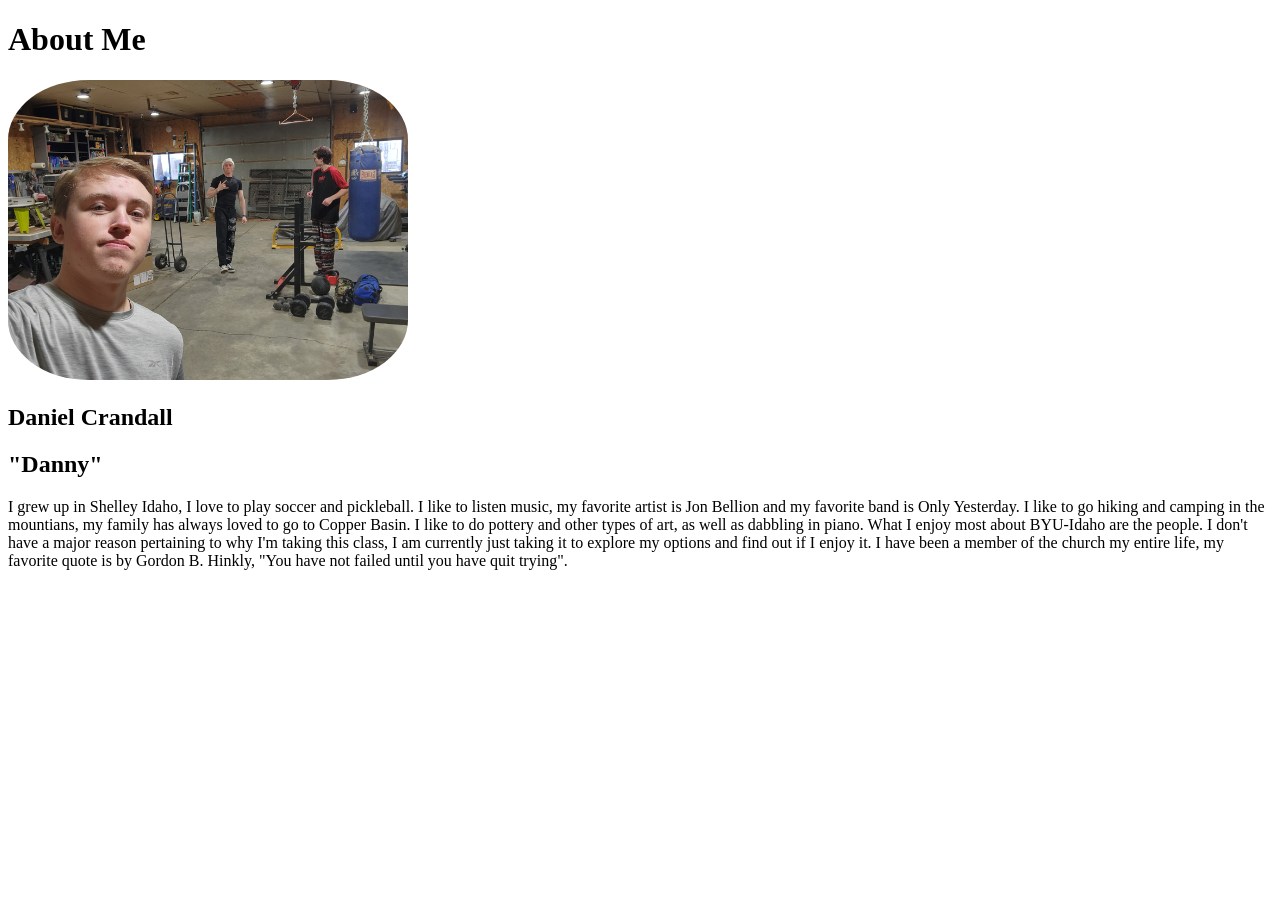
<file: aboutme/index.html>
<!DOCTYPE html>
<html lang="en">
<head>
  <meta charset="UTF-8">
  <meta http-equiv="X-UA-Compatible" content="IE=edge">
  <meta name="viewport" content="width=device-width, initial-scale=1.0">
  <title>All About Me</title>
</head>
<body>
  <h1>About Me</h1>
  <img alt="Working out with the bros" src="images/20251230_104035.jpg">
  <h2>Daniel Crandall</h2>
  <h2>"Danny"</h2>
  <p>I grew up in Shelley Idaho, I love to play soccer and pickleball. I like to listen music, my favorite artist is Jon Bellion and my favorite band is Only Yesterday. I like to go hiking and camping in the mountians, my family has always loved to go to Copper Basin. I like to do pottery and other types of art, as well as dabbling in piano. What I enjoy most about BYU-Idaho are the people. I don't have a major reason pertaining to why I'm taking this class, I am currently just taking it to explore my options and find out if I enjoy it. I have been a member of the church my entire life, my favorite quote is by Gordon B. Hinkly, "You have not failed until you have quit trying".</p>
  <style>
img{
width:400px;
border-radius: 20%;
}
</style>
</body>
</html>
</file>
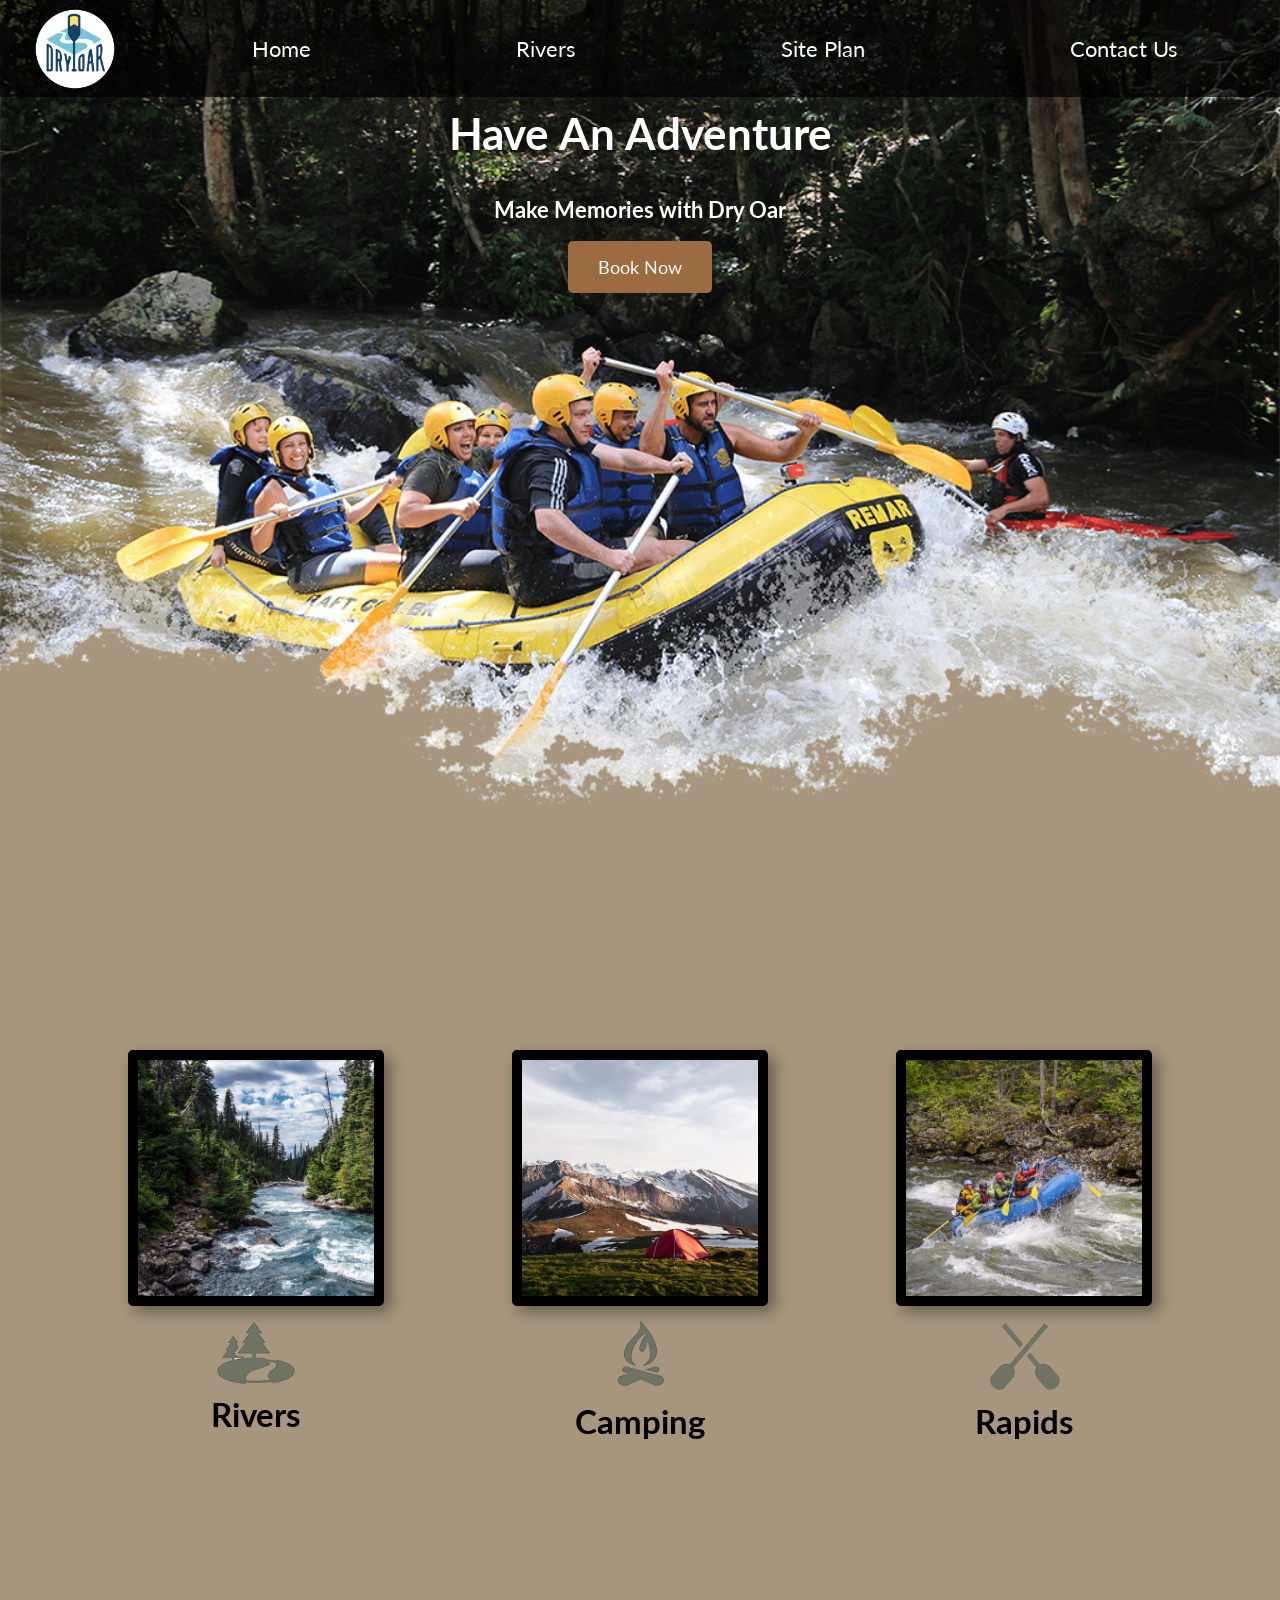
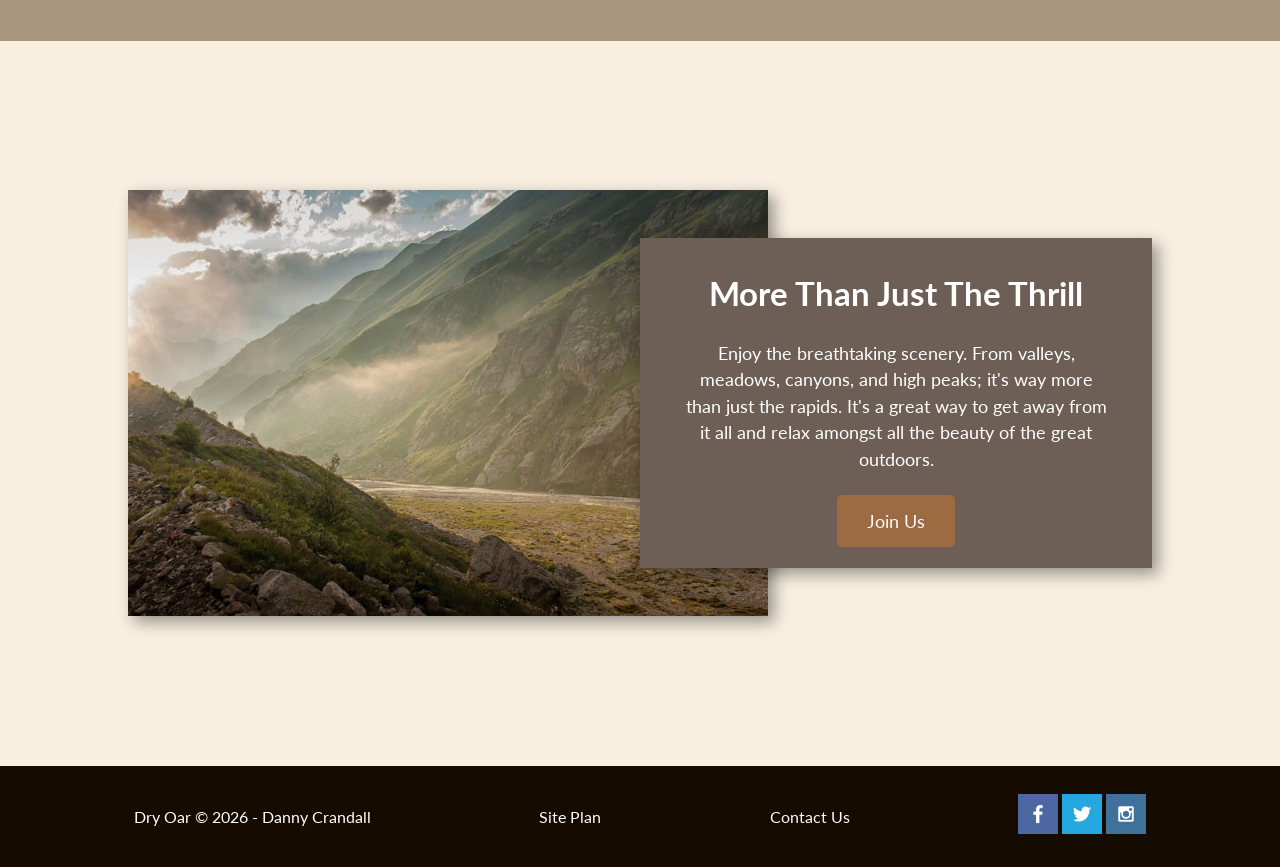
<file: wwr/index.html>
<!DOCTYPE html>
<html lang="en">
<head>
    <meta charset="UTF-8">
    <meta name="viewport" content="width=device-width, initial-scale=1.0">
    <title>Dry Oar | White Water Rafting</title>
    <link rel="stylesheet" href="styles/style.css">
</head>
<body>
    <header>
        <a id="logo_link" href="index.html">
            <img class="logo" src="images/logo.png" alt="Dry Oar Logo"/>
        </a>
        <nav>
            <a href="index.html">Home</a>
            <a href="rivers.html">Rivers</a>
            <a href="site-plan-rafting.html">Site Plan</a>
            <a href="contactus.html">Contact Us</a>
        </nav>
    </header>

    <div id="hero">
        <div id="hero-box">
            <img id="hero-img" src="images/hero.png" alt="People enjoying white water rafting">
        </div>

        <section id="hero-msg">
            <h1 class="home-title">Have An Adventure</h1>
            <h4>Make Memories with Dry Oar</h4>
            <div class="button-box">
                <a class="book" href="contactus.html">Book Now</a>
            </div>
        </section>
    </div>
<main class="home-grid">
      <section class="rivers-card">
        <img class="card-img" src="images/rivers.png" alt="river in forest" />
        <img class="icon" src="images/river_icon.png" alt="river icon" />
        <h2>Rivers</h2>
      </section>

      <section class="camping-card">
        <img class="card-img" src="images/camping.png" alt="tent in mountains" />
        <img class="icon" src="images/fire_icon.png" alt="fire icon" />
        <h2>Camping</h2>
      </section>
      
      <section class="rapids-card">
        <img class="card-img" src="images/rapids.png" alt="rafting boat" />
        <img class="icon" src="images/oars.png" alt="oars icon" />
        <h2>Rapids</h2>
      </section>
      <div id="background"></div> 
      <img class="mountains" src="images/mountains.png" alt="Misty mountains" />

      <section class="msg">
        <h2>More Than Just The Thrill</h2>
        <p>
          Enjoy the breathtaking scenery. From valleys, meadows, canyons, and high
          peaks; it's way more than just the rapids. It's a great way to get away
          from it all and relax amongst all the beauty of the great outdoors.
        </p>
        <a class="join" href="rivers.html">Join Us</a>
      </section>
    </main>

    <footer>
      <p>Dry Oar &copy; 2026 - Danny Crandall</p>
      <p><a href="site-plan-rafting.html">Site Plan</a></p>
      <p><a href="contactus.html">Contact Us</a></p>

      <div class="social">
        <a href="https://facebook.com">
          <img src="images/facebook.png" alt="fb icon" />
        </a>
        <a href="https://twitter.com">
          <img src="images/twitter.png" alt="twitter icon" />
        </a>
        <a href="https://instagram.com">
          <img src="images/instagram.png" alt="instagram icon" />
        </a>
      </div>
    </footer>

        <div id="content">

      </div>



</body>
</html>
</file>
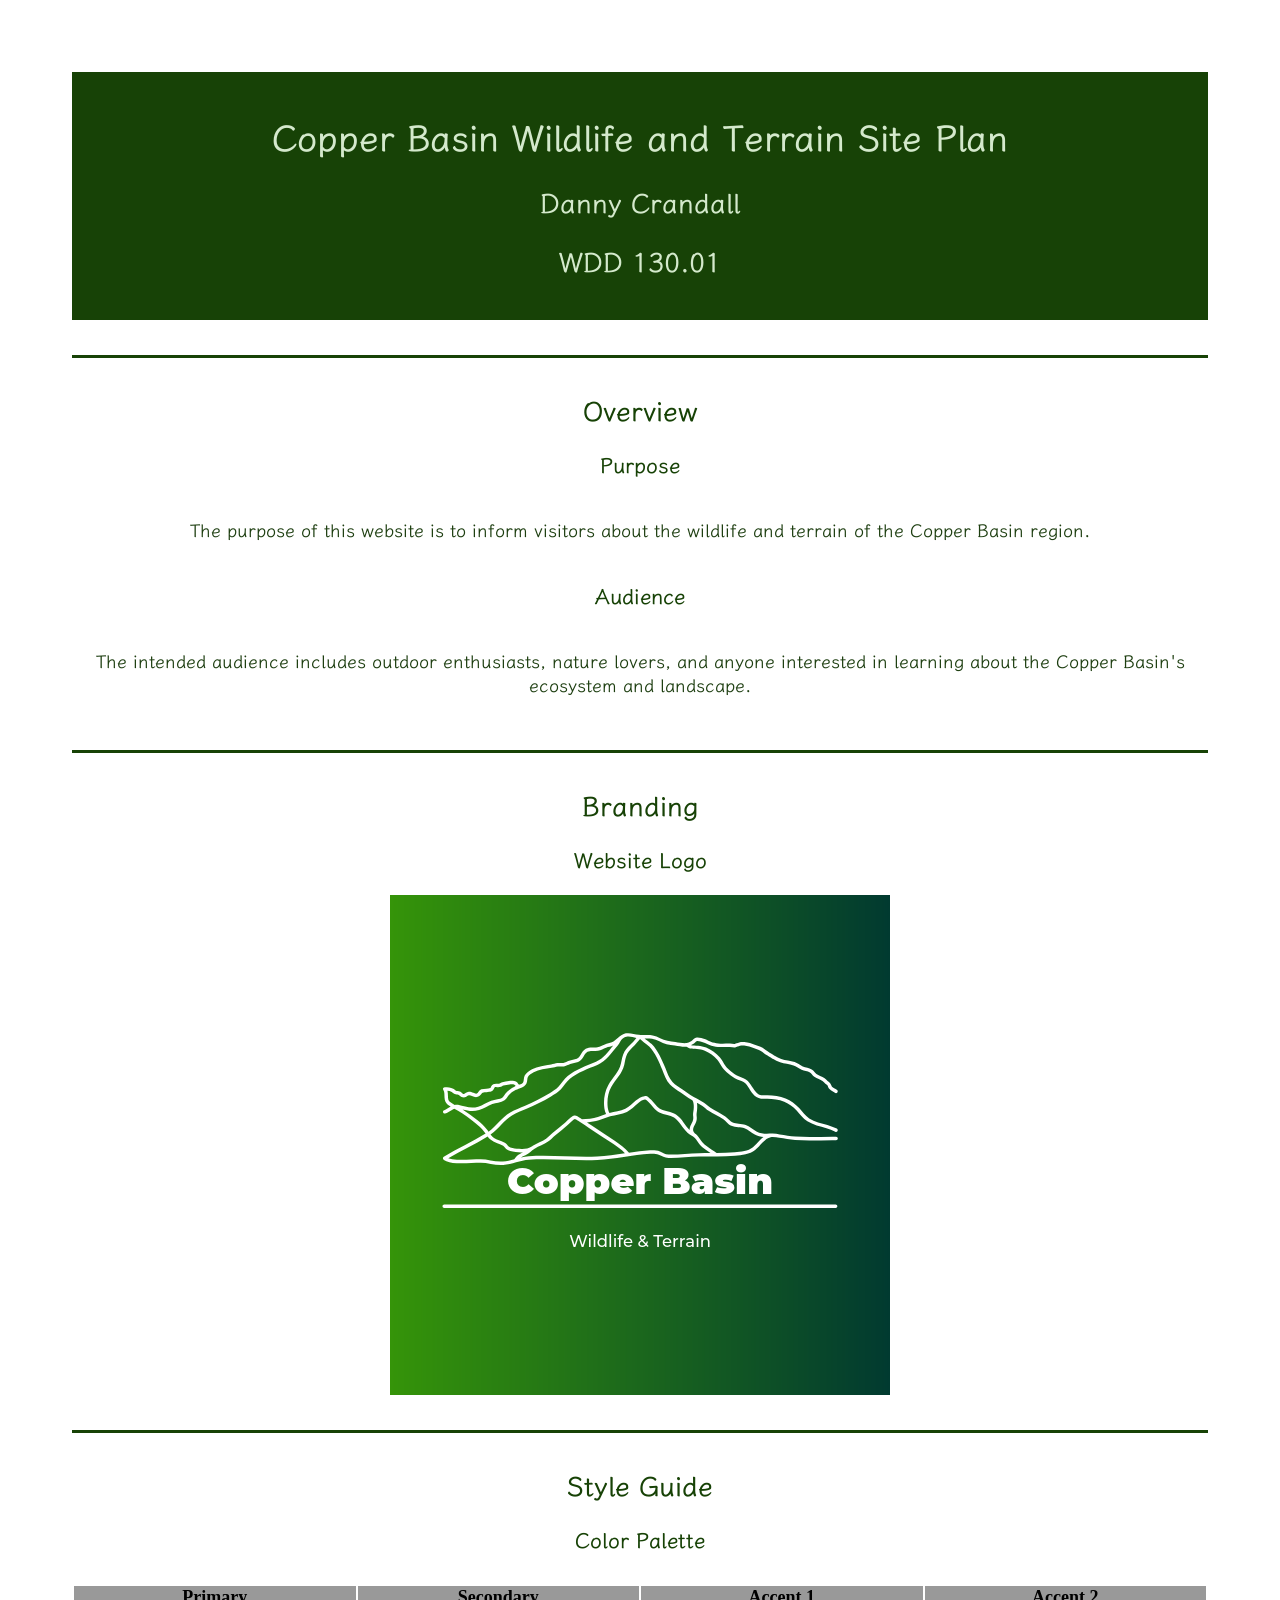
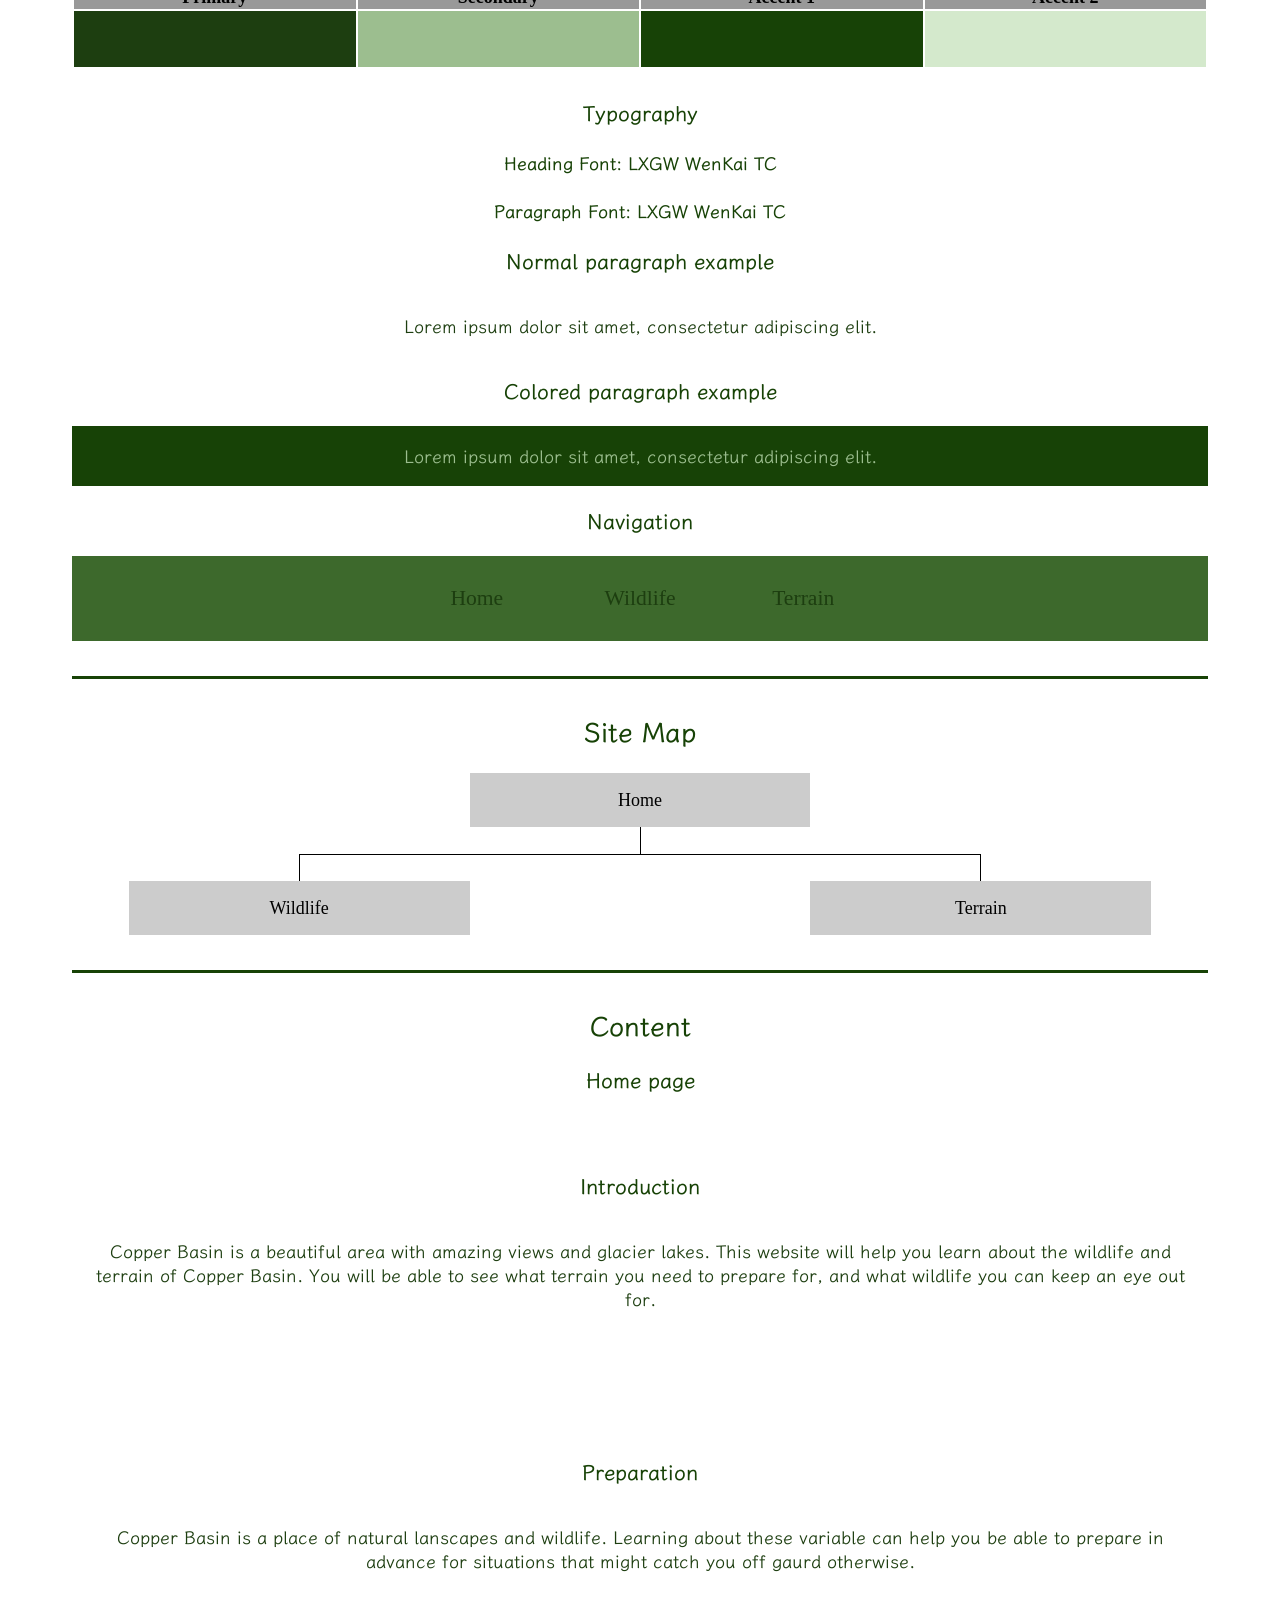
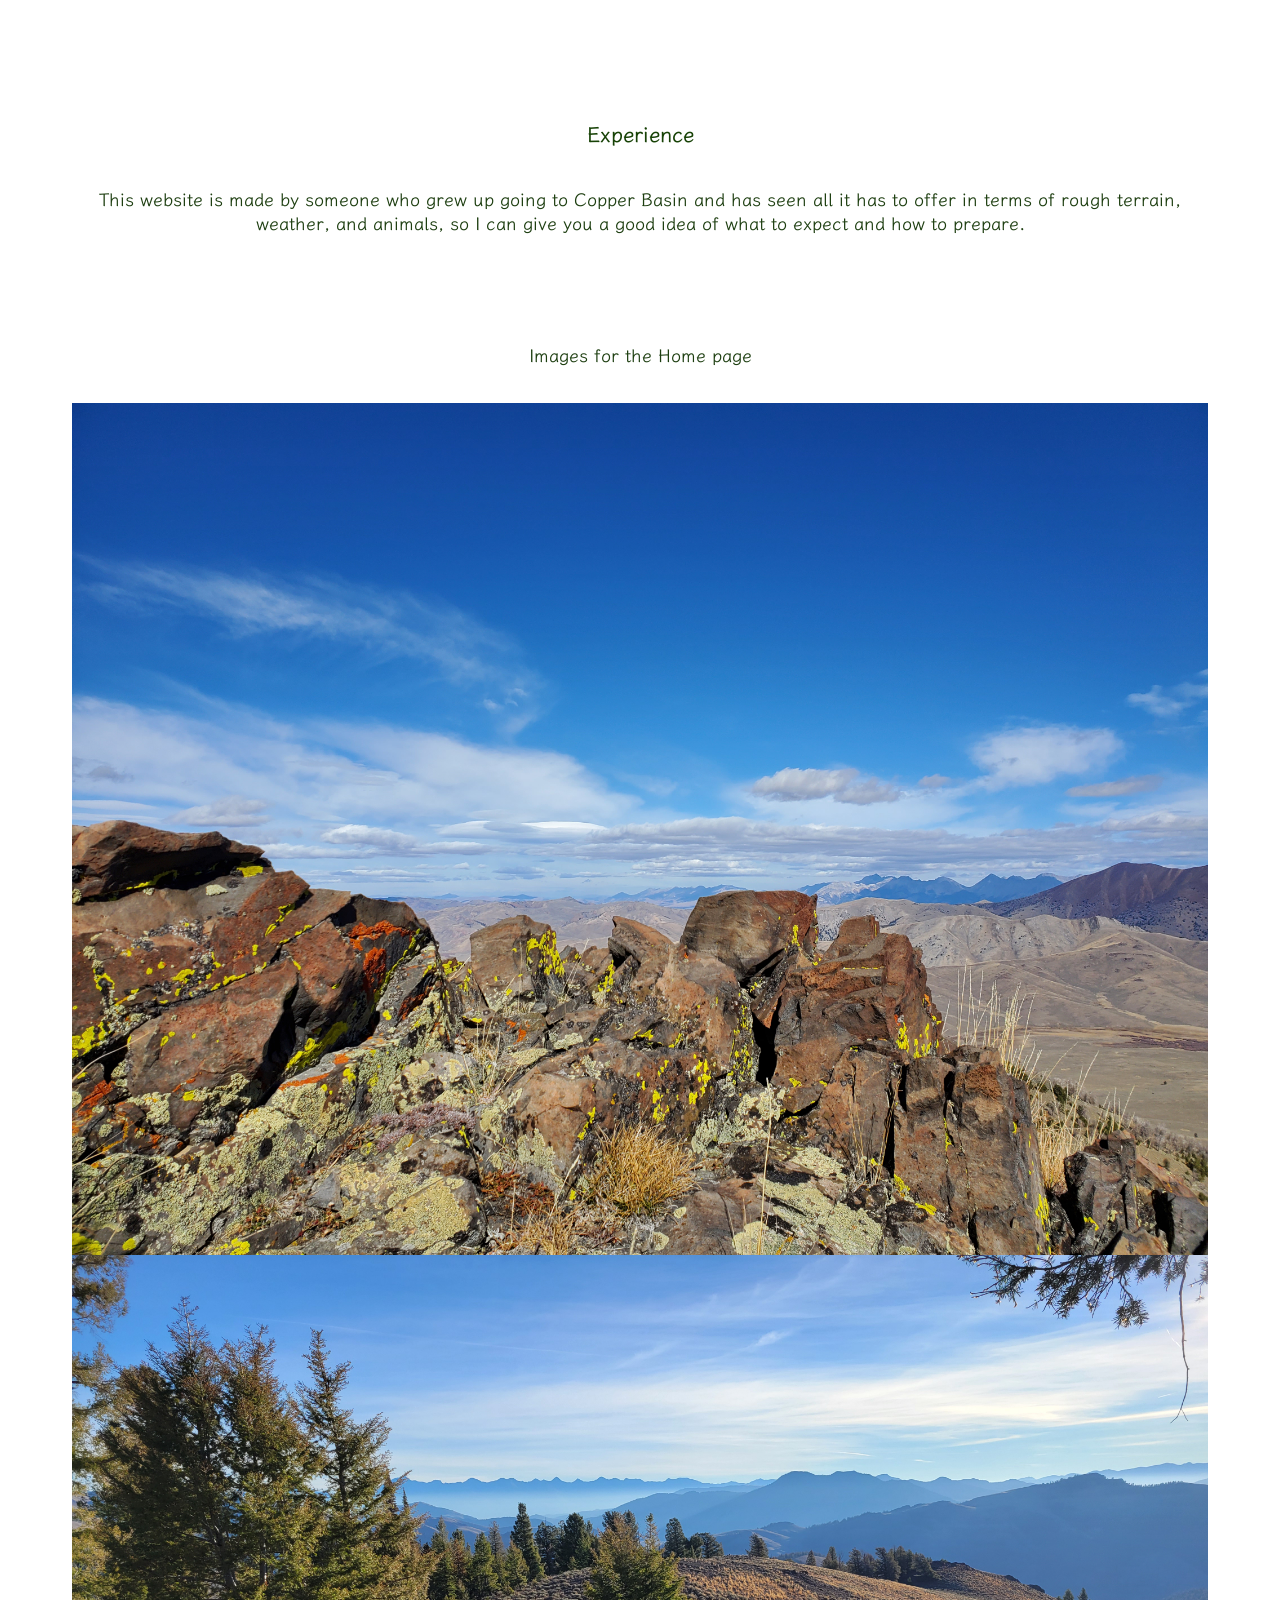
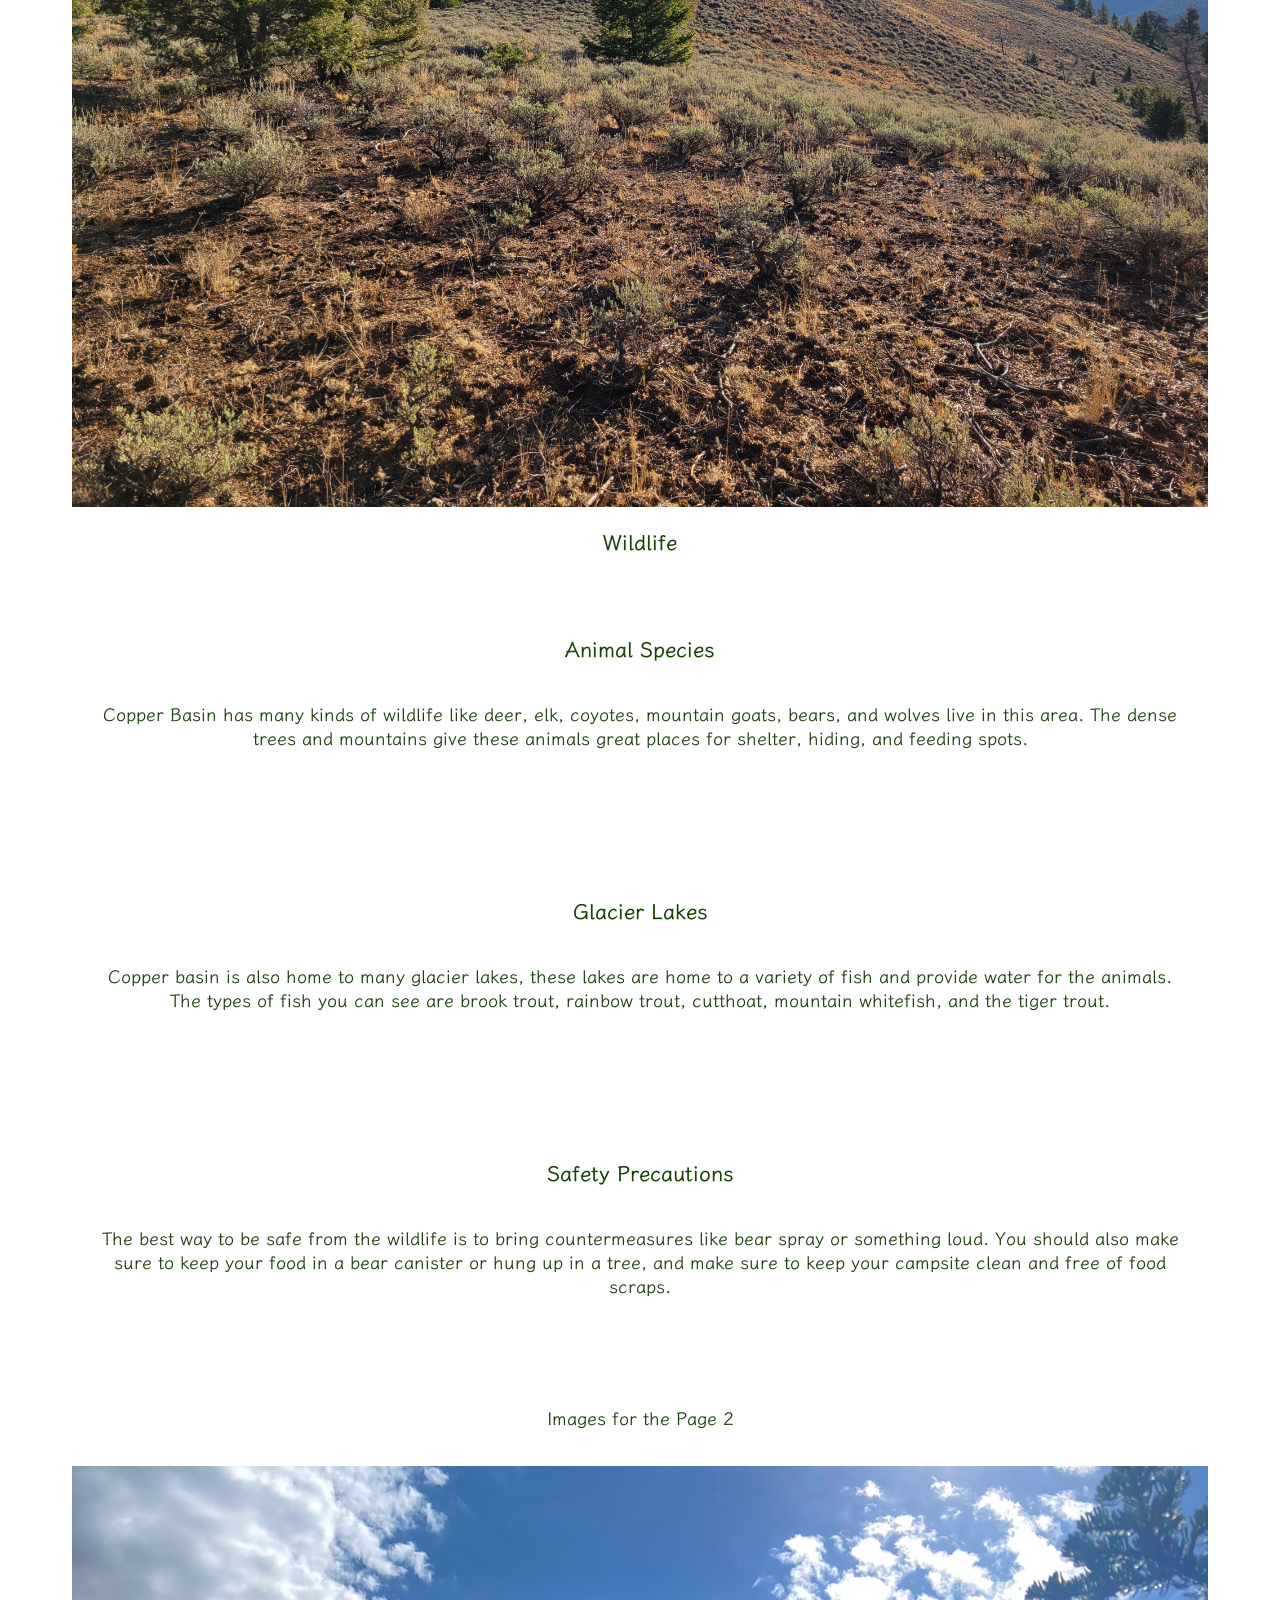
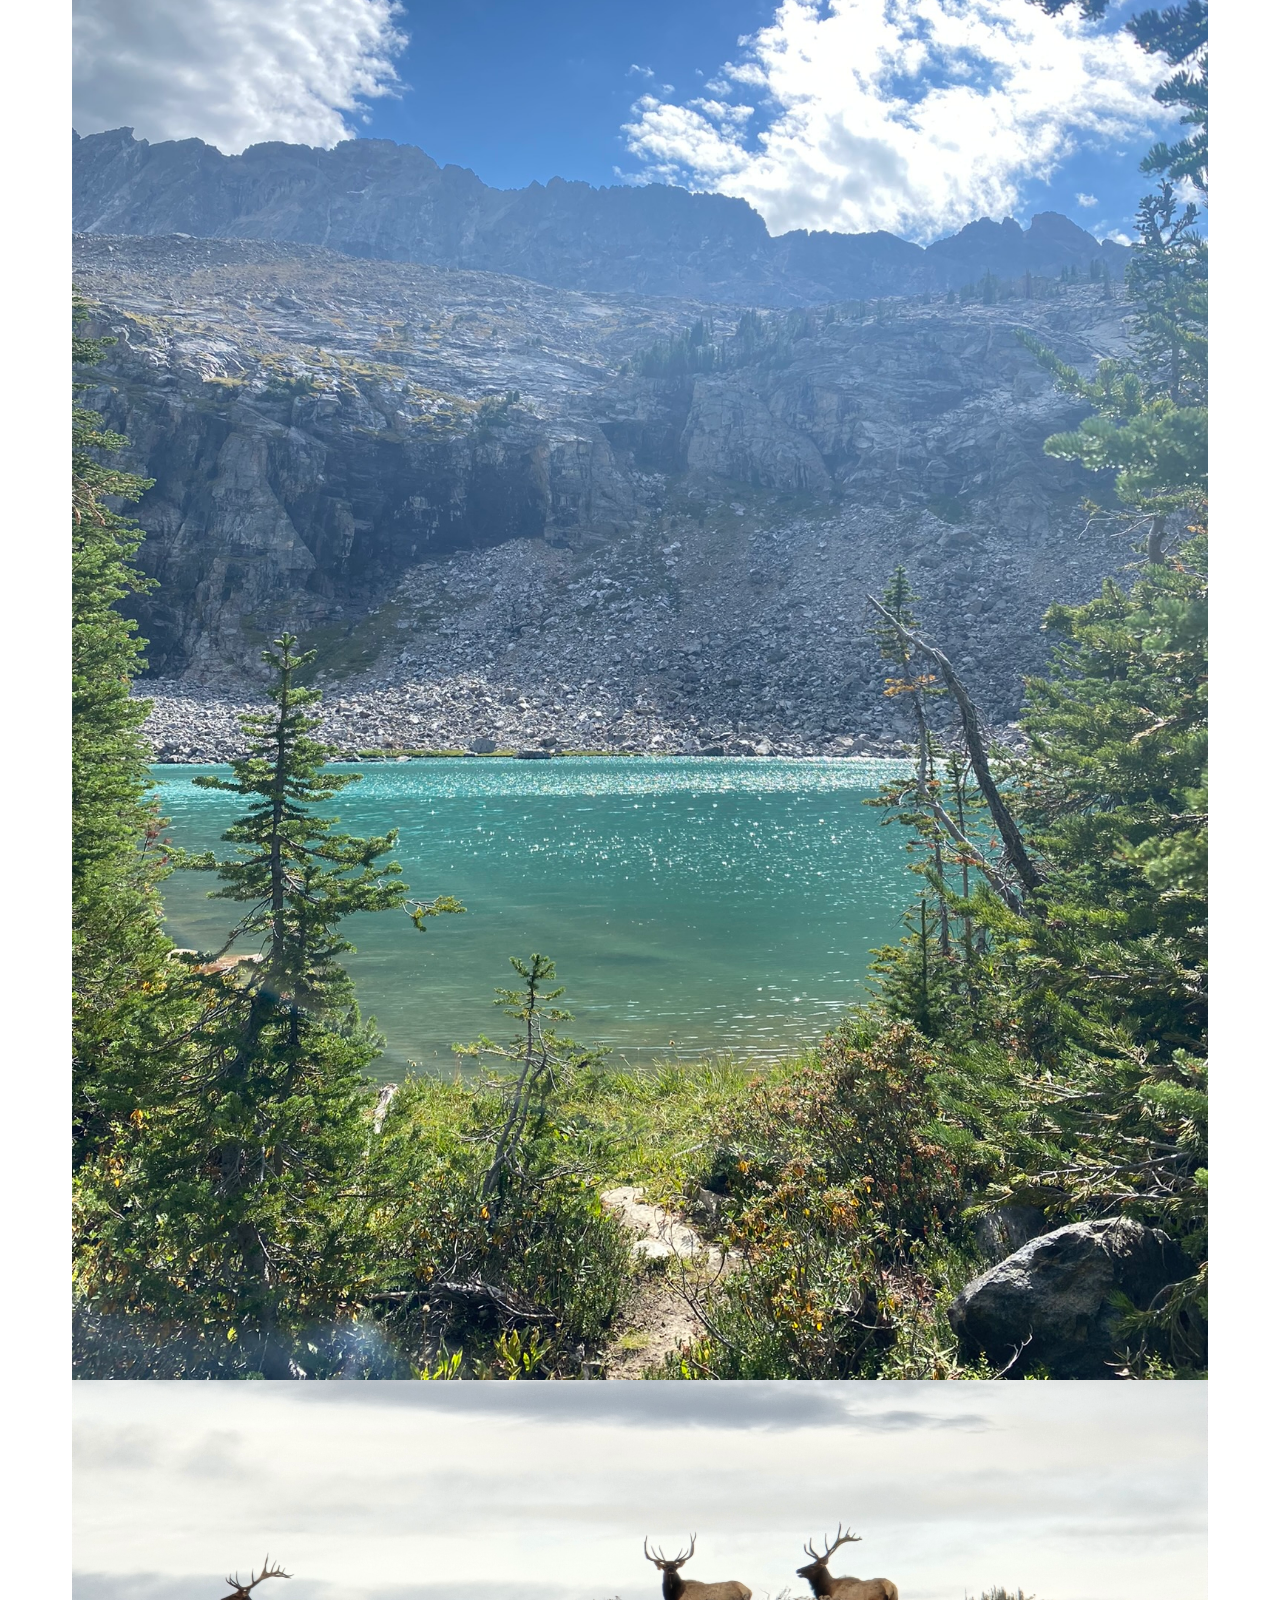
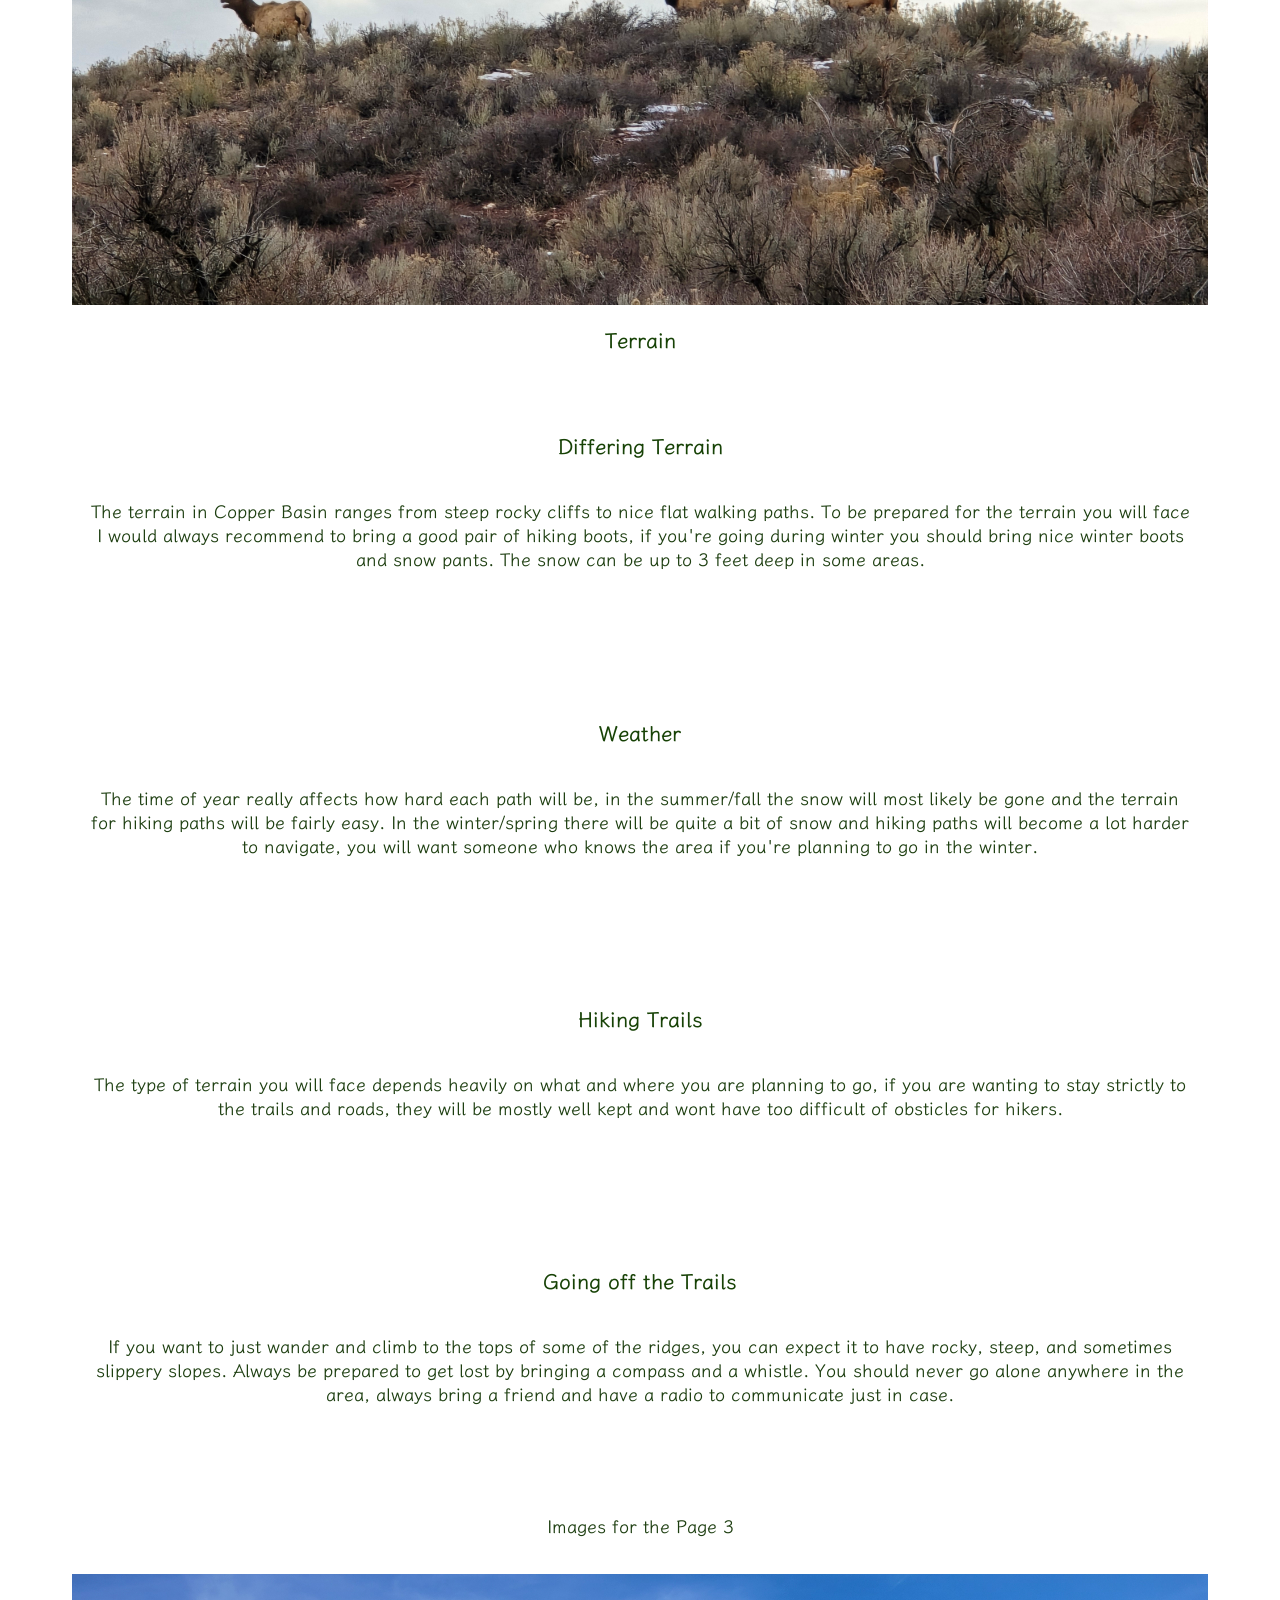
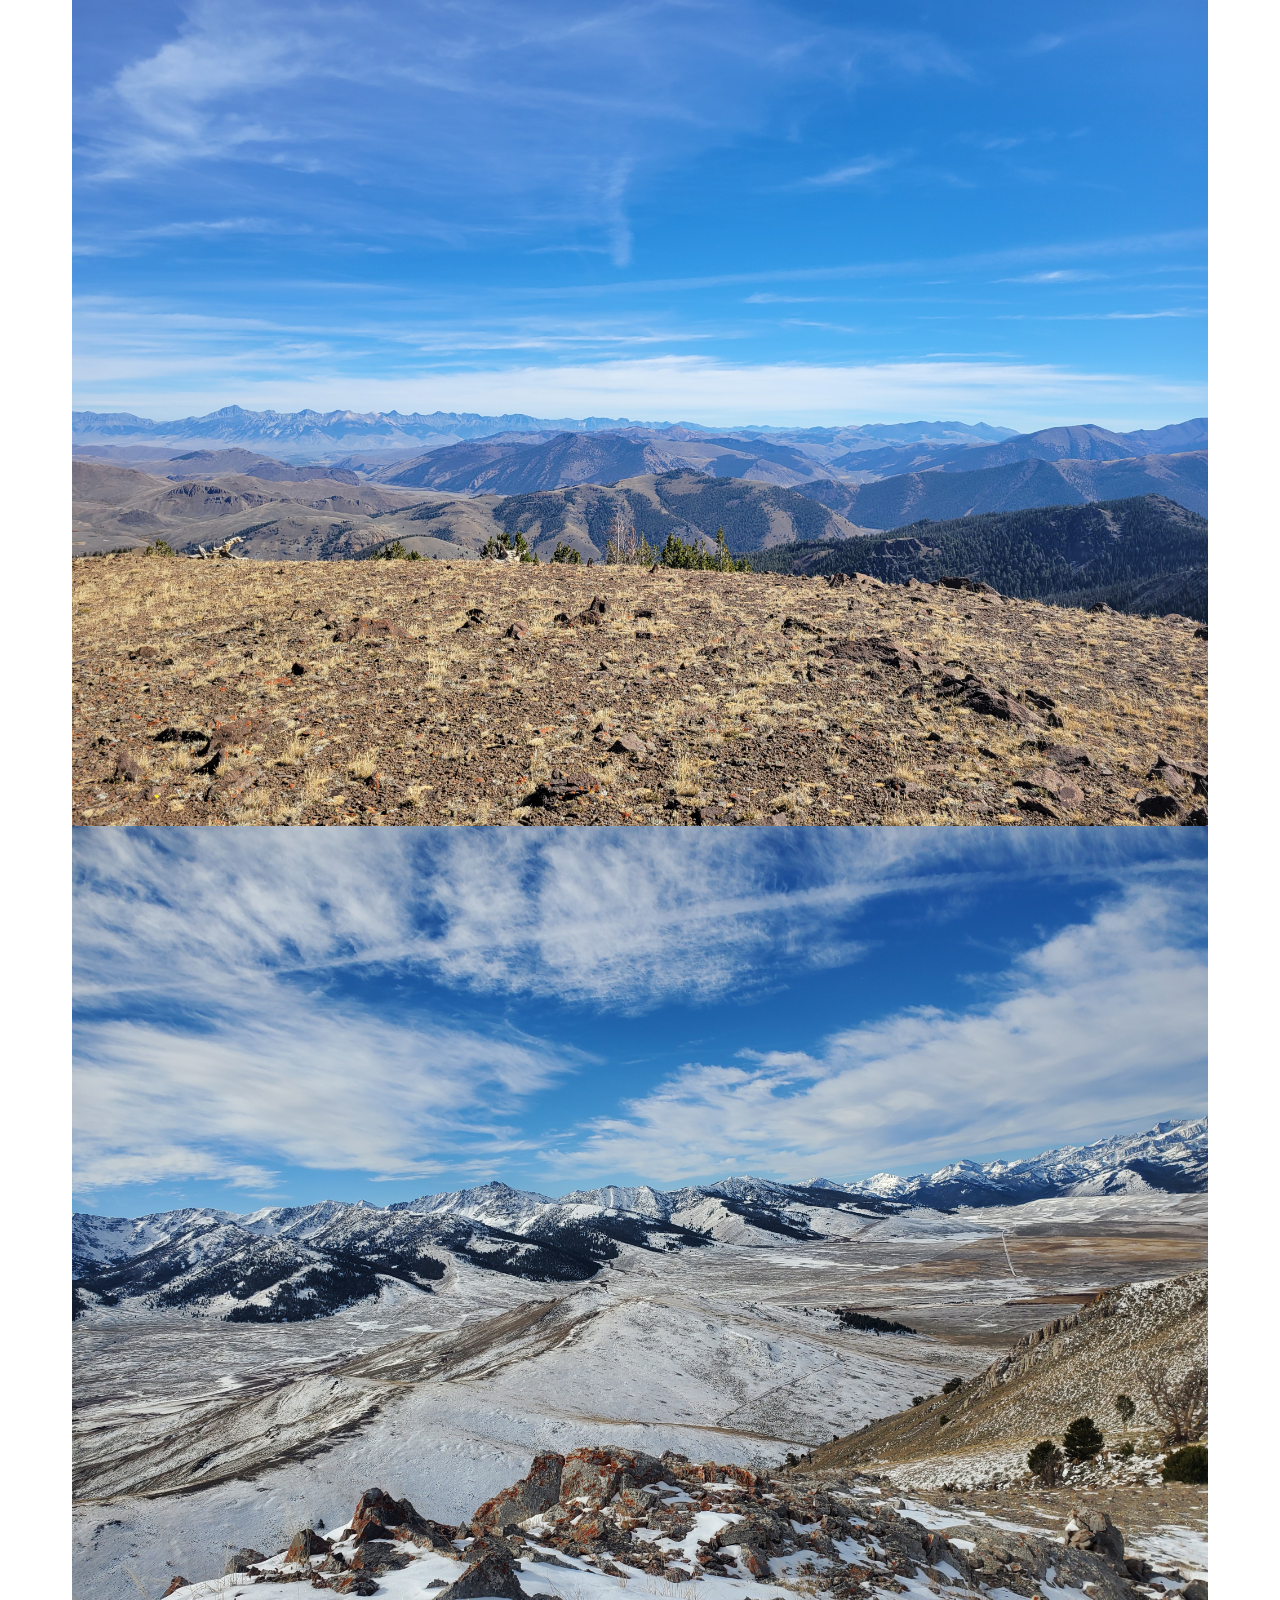
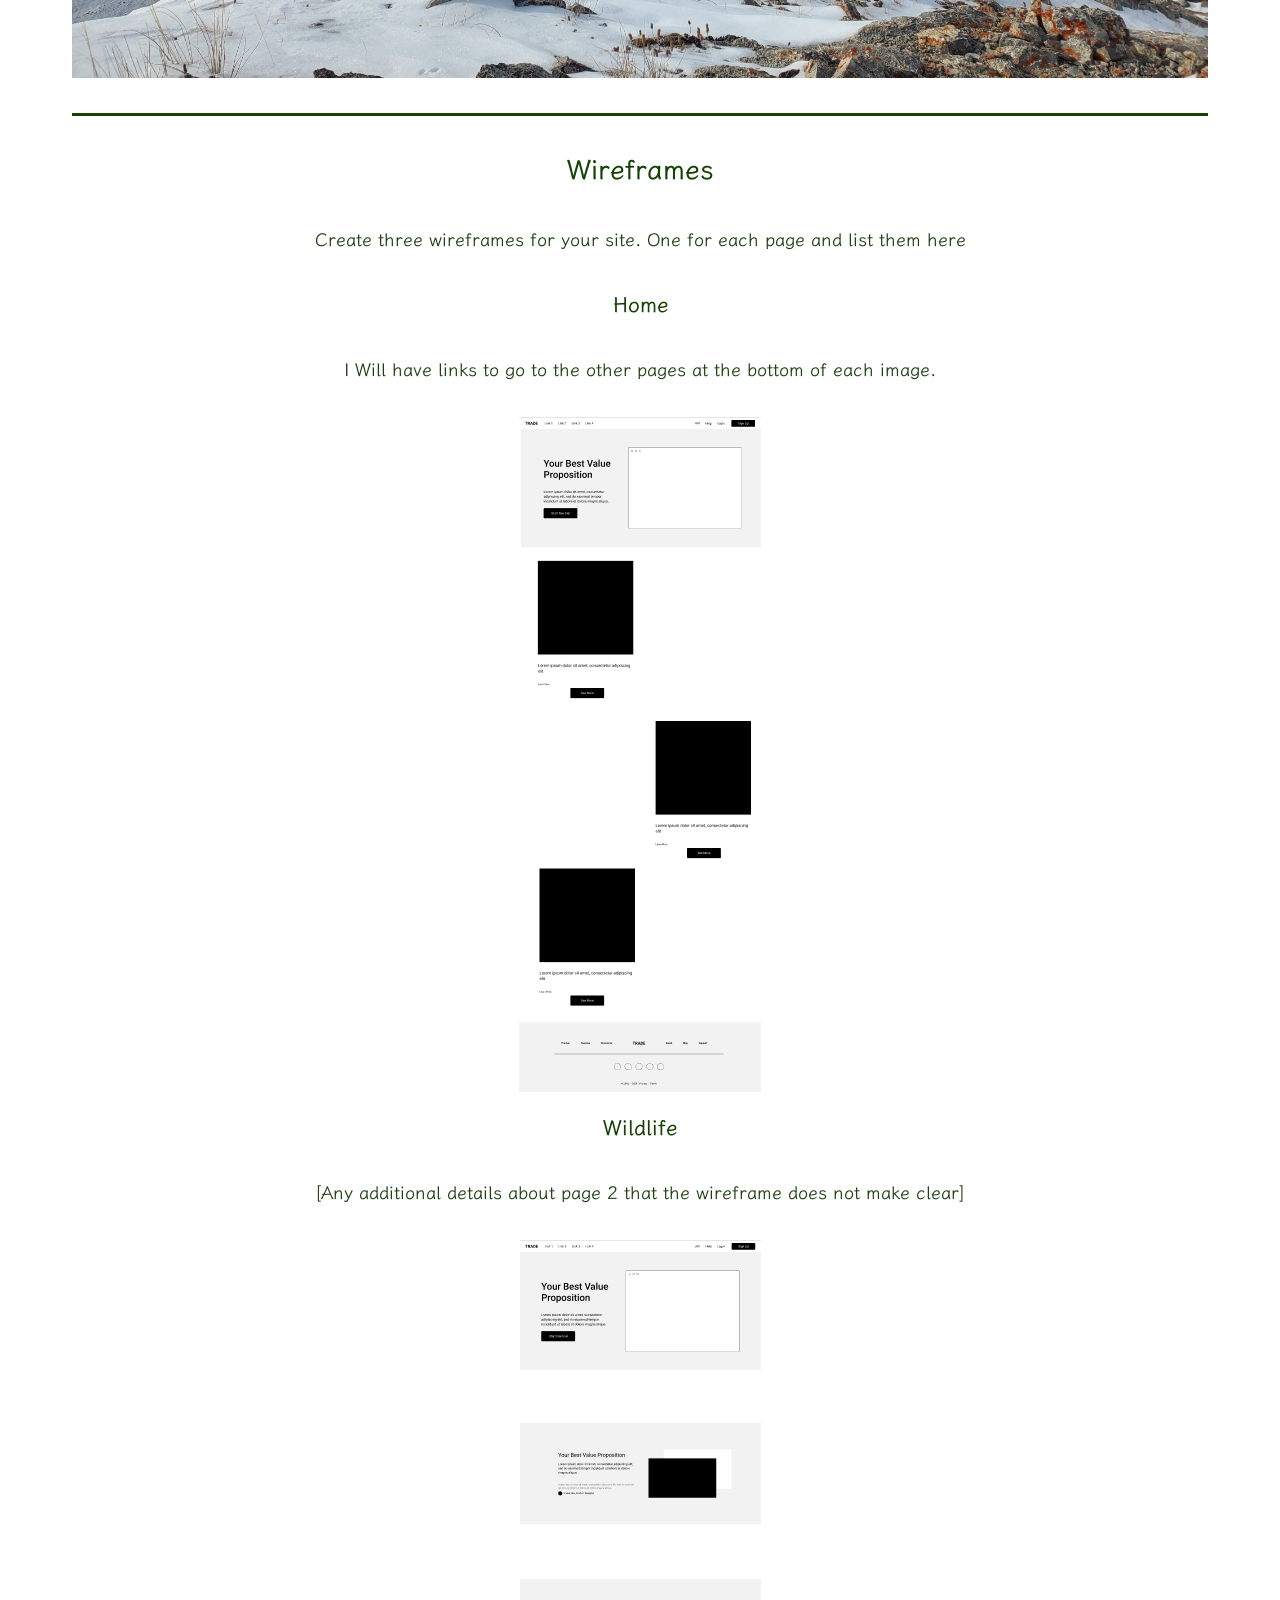
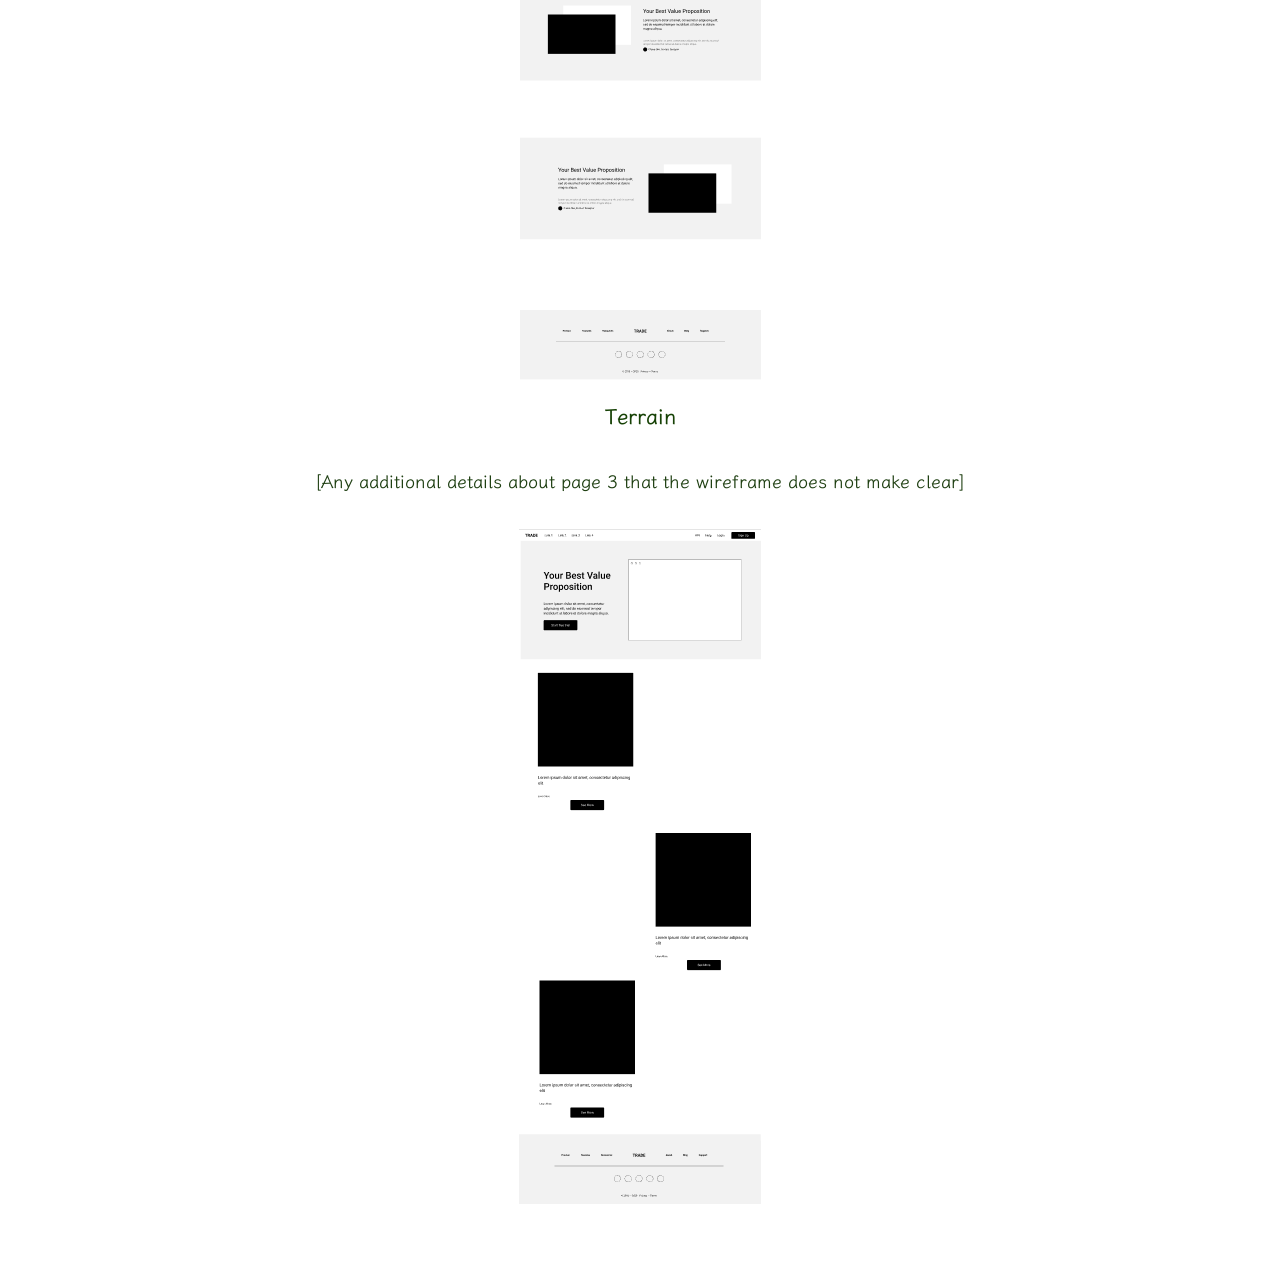
<file: copperbasin/site-plan.html>
<!DOCTYPE html>
<html lang="en-us">
<head>
  <meta charset="utf-8">
  <title>Copper Basin Wildlife and Terrain Site Plan</title>
  <link type="text/css" rel="stylesheet" href="site-plan.css">
</head>

<body>
  <header>
    <h1>Copper Basin Wildlife and Terrain Site Plan</h1>
    <h2>Danny Crandall</h2>
    <h2>WDD 130.01</h2>
  </header>

  <main>

    <hr>
    <h2>Overview</h2>

    <h3>Purpose</h3>
    <p>
      The purpose of this website is to inform visitors about the wildlife and terrain of the Copper Basin region.
    </p>

    <h3>Audience</h3>
    <p>
      The intended audience includes outdoor enthusiasts, nature lovers, and anyone interested in learning about the Copper Basin's ecosystem and landscape.
    </p>

    <hr>
    <h2>Branding</h2>

    <h3>Website Logo</h3>
    <img src="images/copper.logo.png" alt="Copper Basin Logo">

    <hr>
    <h2>Style Guide</h2>

    <h3>Color Palette</h3>
    <table class="colors">
      <tr>
        <th>Primary</th>
        <th>Secondary</th>
        <th>Accent 1</th>
        <th>Accent 2</th>
      </tr>
      <tr>
        <td class="primary"></td>
        <td class="secondary"></td>
        <td class="accent1"></td>
        <td class="accent2"></td>
      </tr>
    </table>

    <h3>Typography</h3>
    <h4>Heading Font: LXGW WenKai TC</h4>
    <h4>Paragraph Font: LXGW WenKai TC</h4>

    <h3>Normal paragraph example</h3>
    <p>
      Lorem ipsum dolor sit amet, consectetur adipiscing elit.
    </p>

    <h3>Colored paragraph example</h3>
    <p class="colored">
      Lorem ipsum dolor sit amet, consectetur adipiscing elit.
    </p>

    <h3>Navigation</h3>
    <nav>
      <a href="#">Home</a>
      <a href="#">Wildlife</a>
      <a href="#">Terrain</a>
    </nav>

    <hr>
    <h2>Site Map</h2>
    <div class="sitemap">
      <div class="sm-home">Home</div>
      <div class="sm-page2">Wildlife</div>
      <div class="sm-page3">Terrain</div>

      <div class="top">&nbsp;</div>
      <div class="left">&nbsp;</div>
      <div class="right">&nbsp;</div>
    </div>

      <hr>
      <h2>
        Content
      </h2>

      <h3>Home page</h3>
      <p>
        <h3>Introduction</h3>
        <p>Copper Basin is a beautiful area with amazing views and glacier lakes. This website will help you learn about the wildlife and terrain of Copper Basin. You will be able to see what terrain you need to prepare for, and what wildlife you can keep an eye out for.</p>
      </p>
      <p>
        <h3>Preparation</h3>
        <p>Copper Basin is a place of natural lanscapes and wildlife. Learning about these variable can help you be able to prepare in advance for situations that might catch you off gaurd otherwise.</p>
      </p>
      <p>
        <h3>Experience</h3>
        <p>This website is made by someone who grew up going to Copper Basin and has seen all it has to offer in terms of rough terrain, weather, and animals, so I can give you a good idea of what to expect and how to prepare.</p>
      </p>
      <p>Images for the Home page</p>
      <img src="images/basinmainpage.jpg" alt=" copper basin mountain top view">
      <img src="images/basinmountaintop.jpg" alt="copper basin rolling hills">

      </ul>

      <h3>Wildlife</h3>
      <p>
        <h3>Animal Species</h3>
        <p>Copper Basin has many kinds of wildlife like deer, elk, coyotes, mountain goats, bears, and wolves live in this area. The dense trees and mountains give these animals great places for shelter, hiding, and feeding spots. </p>
      </p>
      <p>
        <h3>Glacier Lakes</h3>
        <p>Copper basin is also home to  many glacier lakes, these lakes are home to a variety of fish and provide water for the animals. The types of fish you can see are brook trout, rainbow trout, cutthoat, mountain whitefish, and the tiger trout.</p>
      </p>
      <p>
        <h3>Safety Precautions</h3>
        <p>The best way to be safe from the wildlife is to bring countermeasures like bear spray or something loud. You should also make sure to keep your food in a bear canister or hung up in a tree, and make sure to keep your campsite clean and free of food scraps. </p>
      </p>
      

      <p>Images for the Page 2</p>
      <img src="images/copperbasinglacierlake.JPEG" alt="copper basin glacier lake">
      <img src="images/copperbasinelk.jpg" alt="elk in copper basin">

      </ul>

      <h3>Terrain</h3>

      <p>
        <h3>Differing Terrain</h3>
        <p>The terrain in Copper Basin ranges from steep rocky cliffs to nice flat walking paths. To be prepared for the terrain you will face I would always recommend to bring a good pair of hiking boots, if you're going during winter you should bring nice winter boots and snow pants. The snow can be up to 3 feet deep in some areas.</p>
      </p>
      
      <p>
        <h3>Weather</h3>
        <p>The time of year really affects how hard each path will be, in the summer/fall the snow will most likely be gone and the terrain for hiking paths will be fairly easy. In the winter/spring there will be quite a bit of snow and hiking paths will become a lot harder to navigate, you will want someone who knows the area if you're planning to go in the winter.</p>
      </p>
      <p>
        <h3>Hiking Trails</h3>
        <p>The type of terrain you will face depends heavily on what and where you are planning to go, if you are wanting to stay strictly to the trails and roads, they will be mostly well kept and wont have too difficult of obsticles for hikers. </p>
      </p>
      <p>
        <h3>Going off the Trails</h3>
        <p>If you want to just wander and climb to the tops of some of the ridges, you can expect it to have rocky, steep, and sometimes slippery slopes. Always be prepared to get lost by bringing a compass and a whistle. You should never go alone anywhere in the area, always bring a friend and have a radio to communicate just in case.</p>
      </p>

      <p>Images for the Page 3</p>
      <img src="images/basinterrain.jpg" alt="rocks and mountains in copper basin">
      <img src="images/basinterrain(2).jpg" alt="snowy mountains in copper basin">

      </ul>
      <hr>
      <h2>
        Wireframes
      </h2>
      <p>
        Create three wireframes for your site. One for each page and list them here</p>

      <h3>Home</h3>
      <p>
        I Will have links to go to the other pages at the bottom of each image.
      </p>
      <img src="images/homepage.png" alt="home page wireframe">

      <h3>Wildlife</h3>
      <p>
        [Any additional details about page 2 that the wireframe does not make clear]
      </p>
      <img src="images/wildlife.png" alt="page 2 wireframe">

      <h3>Terrain</h3>
      <p>
        [Any additional details about page 3 that the wireframe does not make clear]
      </p>
      <img src="images/terrain.png" alt="page 3 wireframe">
    </main>
  </body>

</html>
</file>
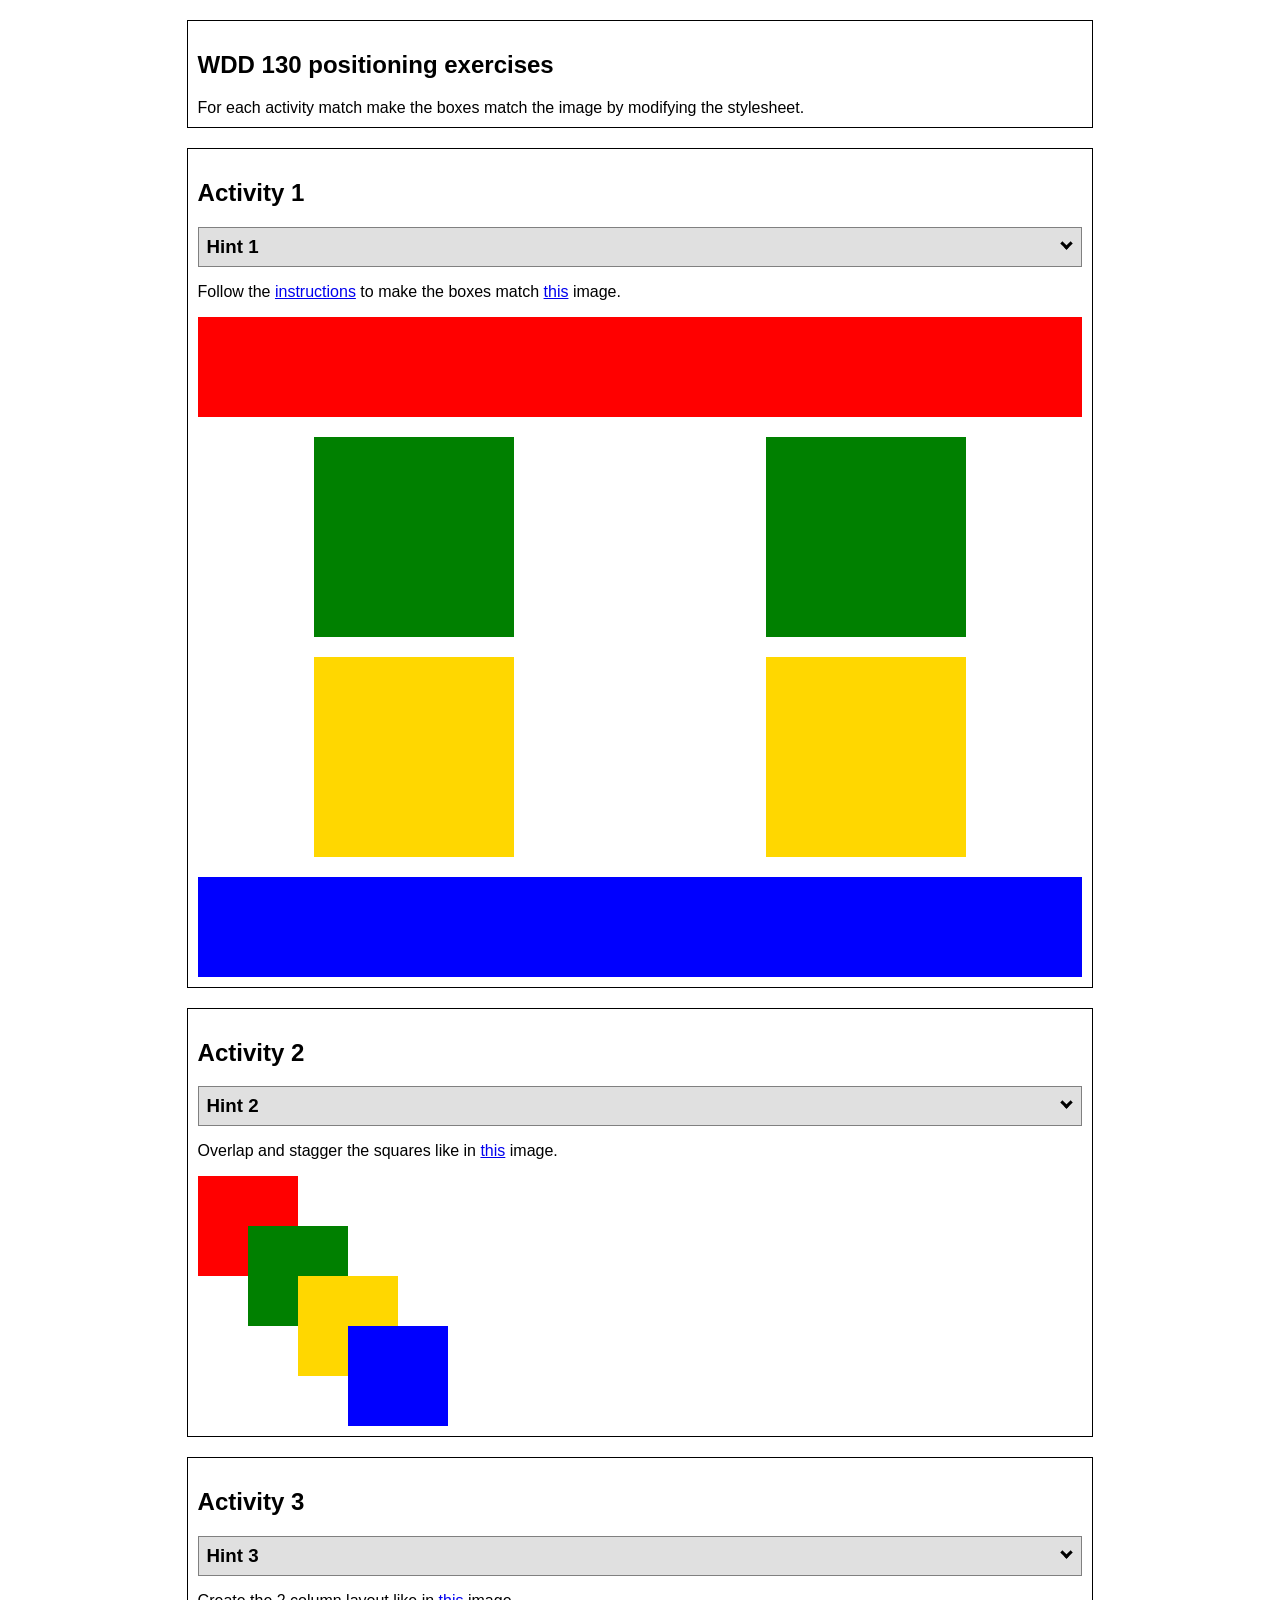
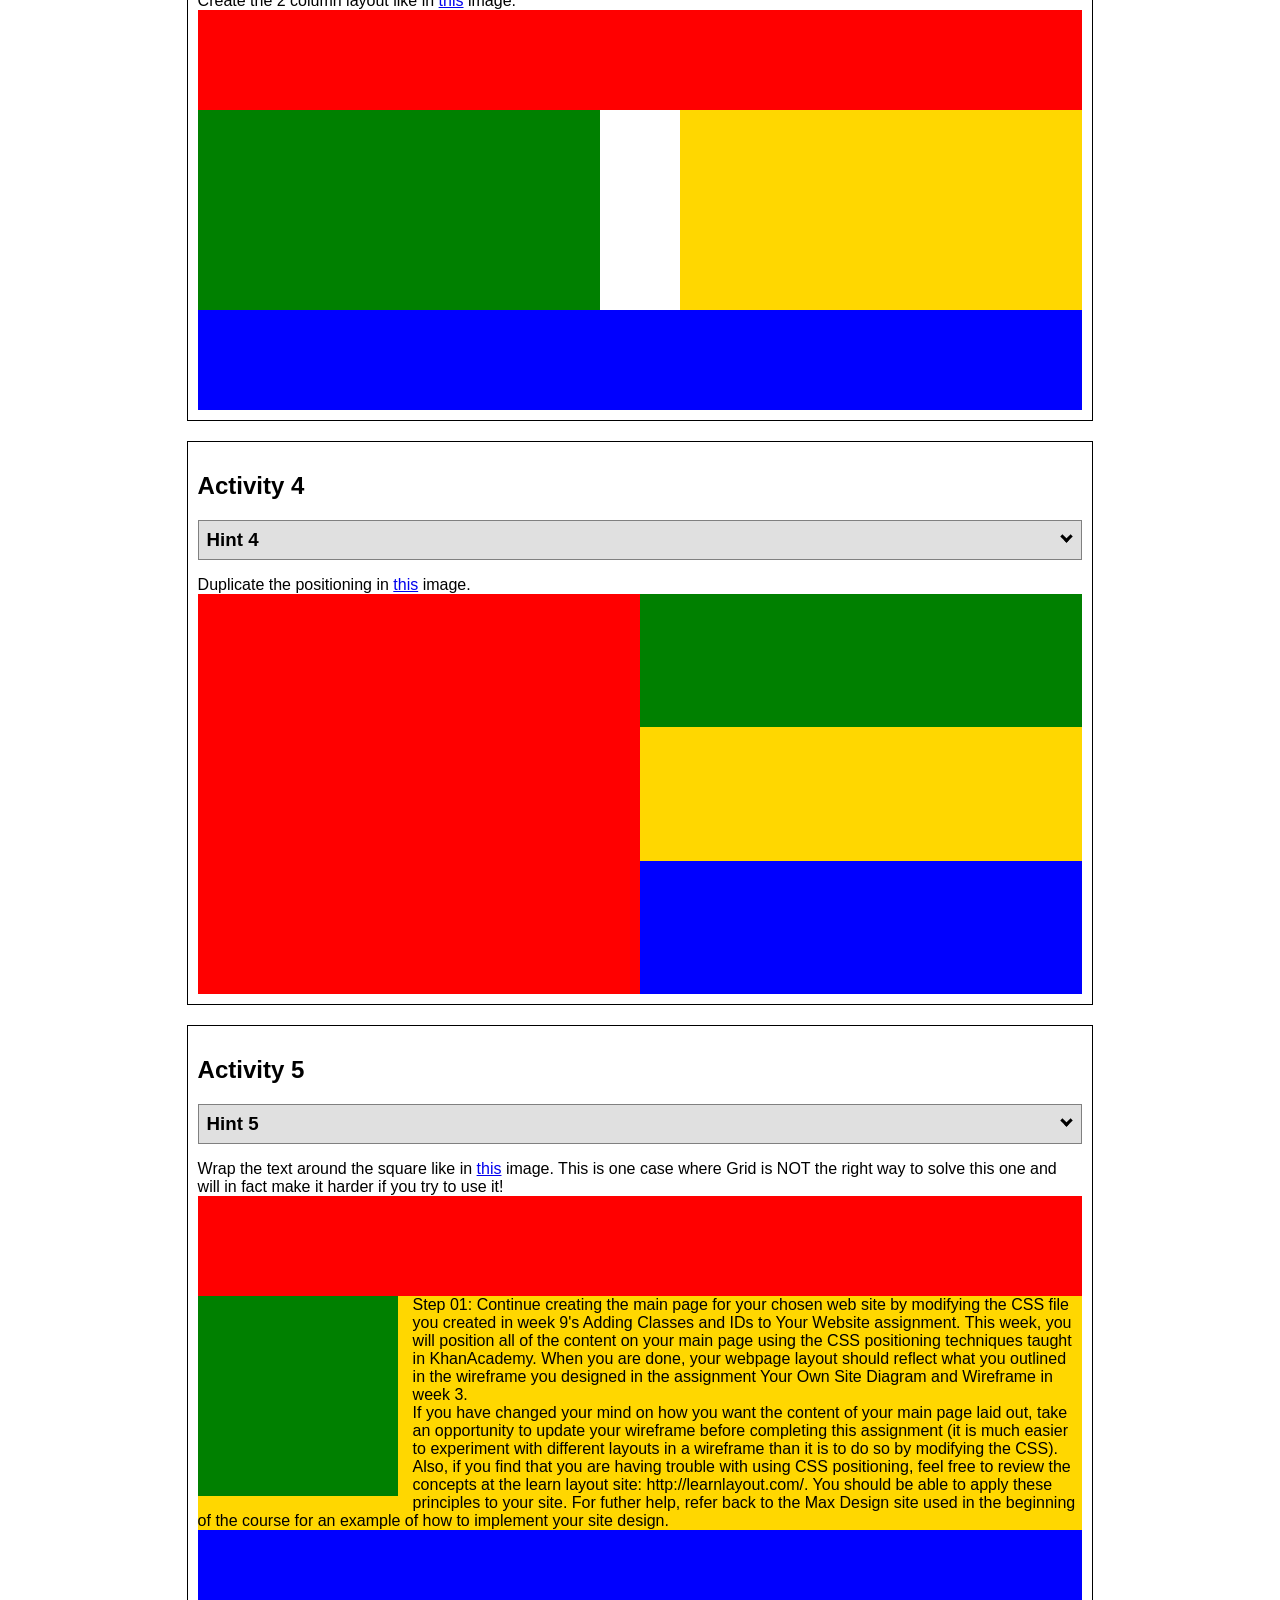
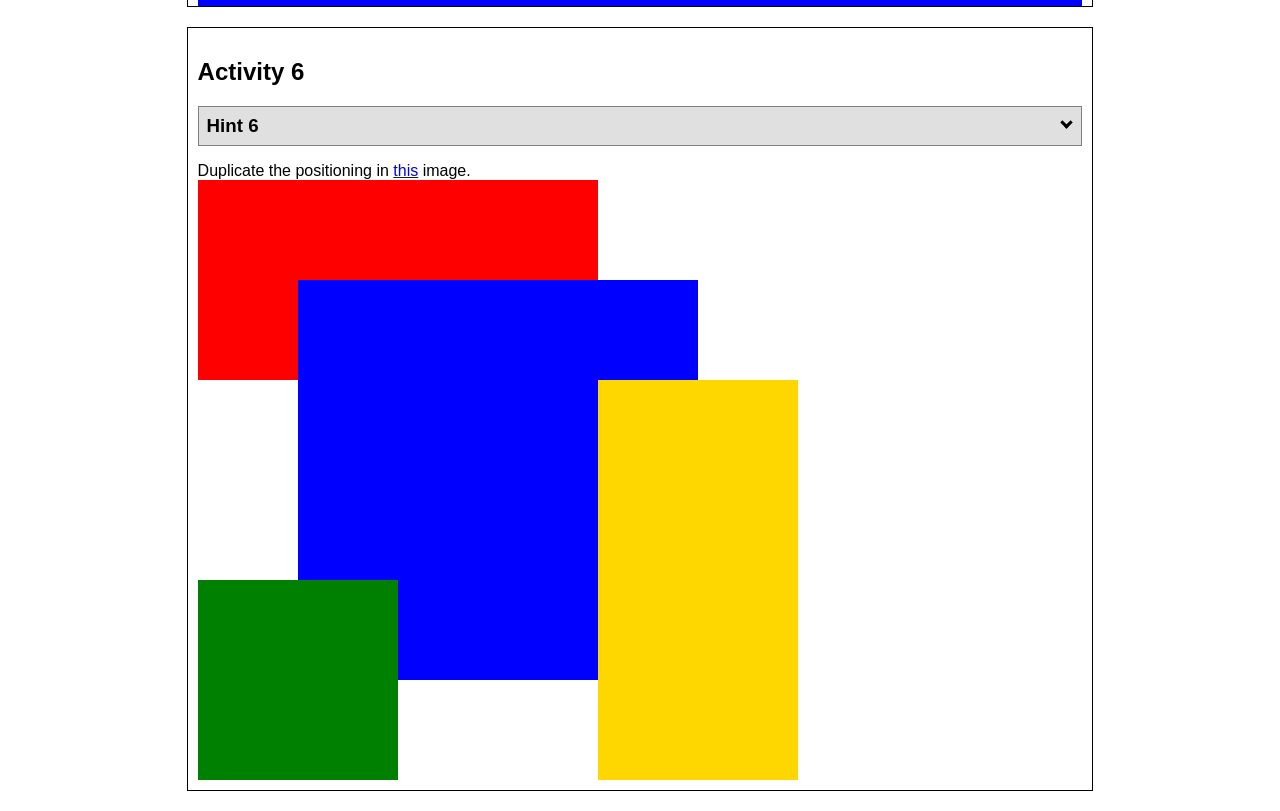
<file: positioning/positioning.html>
<!DOCTYPE html>
<html lang="en">
  <head>
    <!-- HTML - Name: positioning.html -->
    <title>Positioning Activity</title>
    <link rel="stylesheet" type="text/css" href="positionstyles.css" />
  </head>
  <body>
    <div class="activity">
      <h2>WDD 130 positioning exercises</h2>
      For each activity match make the boxes match the image by modifying the stylesheet.</div>
    <div class="activity">
      <h2>Activity 1</h2>
      <section class="hint"><input type="checkbox" ><i></i> <h3>Hint 1</h3><div><p>Check out the <a href="https://byui-wdd.github.io/wdd130/activities/w06-css-positioning.html" target="_blank">activity instructions</a> in Ilearn!</p></div></section>
      <p>Follow the <a href="https://byui-wdd.github.io/wdd130/activities/w06-css-positioning.html" target="_blank">instructions</a> to make the boxes match  <a href="https://byui-wdd.github.io/wdd130/images/example1.png" target="_blank">this</a> image.</p>
      <div class="content1" >
        <div class="red1" ></div>
        <div class="green1" ></div>
        <div class="green1" ></div>
        <div class="yellow1"></div>
        <div class="yellow1"></div>
        <div class="blue1"></div>
      </div>
    </div>
    <div class="activity">
      <h2>Activity 2</h2>
      <section class="hint"><input type="checkbox" > <h3>Hint 2</h3><i></i><div>
      <ul>
      <li>grid-template-columns: 50px 50px 50px 50px 50px </li></ul></div></section>
      <p>Overlap and stagger the squares like in <a href="https://byui-wdd.github.io/wdd130/images/example2.png" target="_blank">this</a> image.</p>
      <div class="content2" >
        <div class="red2" ></div>
        <div class="green2" ></div>
        <div class="yellow2"></div>
        <div class="blue2"></div>
      </div>
    </div>
    <div class="activity">
      <h2>Activity 3</h2>
      <section class="hint"><input type="checkbox" > <h3>Hint 3</h3><i></i><div><p>This one is going to be best solved with CSS Grid. Remember to make the boxes the right width first...then start moving them around. </p><h4>Properties used:</h4><ul><li>display:grid;</li><li>grid-template-columns:</li><li>grid-column-gap:</li>
        <li>grid-column:</li>  </ul></div></section>
      Create the 2 column layout like in <a href="https://byui-wdd.github.io/wdd130/images/example3.png" target="_blank">this</a>  image.
      <div class="content3" >
        <div class="red3" ></div>
        <div class="green3" ></div>
        <div class="yellow3"></div>
        <div class="blue3"></div>
      </div>
    </div>
    <div class="activity">
      <h2>Activity 4</h2>
      <section class="hint"><input type="checkbox" > <h3>Hint 4</h3><i></i><div><p>For the others we have been primarily concerned with width. For this one you will need to adjust height as well. </p><h4>Properties used:</h4><ul><li>display:grid;</li><li>grid-template-columns:</li><li>grid-row:</li></ul></div></section>
      Duplicate the positioning in <a href="https://byui-wdd.github.io/wdd130/images/example4.png" target="_blank">this</a> image. 
      <div class="content4" >
        <div class="red4" ></div>
        <div class="green4" ></div>
        <div class="yellow4"></div>
        <div class="blue4"></div>
      </div>
    </div>

    <div class="activity">
      <h2>Activity 5</h2>
      <section class="hint"><input type="checkbox" > <h3>Hint 5</h3><i></i><div><p>Grid is <strong>not</strong> the right way to do this.  In fact there is only one way to really do that...and that is with float. Remember that we float the thing we want the text to wrap around.  Also remember to start by making all the shapes the right size and shape.</p><h4>Properties used:</h4><ul><li>float: left;</li></ul></div></section>
      Wrap the text around the square like in <a href="https://byui-wdd.github.io/wdd130/images/example5.png" target="_blank">this</a> image. This is one case where Grid is NOT the right way to solve this one and will in fact make it harder if you try to use it!
      <div class="content5" >
        <div class="red5" ></div>
        <div class="green5" ></div>
        <div class="yellow5">Step 01: Continue creating the main page for your chosen web site by modifying the CSS file you created in week 9's Adding Classes and IDs to Your Website assignment. This week, you will position all of the content on your main page using the CSS positioning techniques taught in KhanAcademy. When you are done, your webpage layout should reflect what you outlined in the wireframe you designed in the assignment Your Own Site Diagram and Wireframe in week 3. <br />
          If you have changed your mind on how you want the content of your main page laid out, take an opportunity to update your wireframe before completing this assignment (it is much easier to experiment with different layouts in a wireframe than it is to do so by modifying the CSS). Also, if you find that you are having trouble with using CSS positioning, feel free to review the concepts at the learn layout site: http://learnlayout.com/. You should be able to apply these principles to your site. For futher help, refer back to the Max Design site used in the beginning of the course for an example of how to implement your site design.</div>
        <div class="blue5"></div>
      </div>
    </div>
    <div class="activity">
      <h2>Activity 6</h2>
      <section class="hint"><input type="checkbox" > <h3>Hint 6</h3><i></i><div><p>This one is all about visualizing the grid behind the layout. If you are having a hard time doing that first: all the sizes are even multiples of 100, and second here is another example with the lines drawn: <a href="https://byui-wdd.github.io/wdd130/images/example6-hint.png" target="_blank">example 6 with lines</a>. For this one you will find it easiest if you use px for the column width. You can also use <kbd>z-index</kbd> to control the element layering.    </p><h4>Properties used:</h4><ul><li>display:grid;</li><li>grid-template-columns:</li><li>grid-column:</li><li>grid-row:</li><li><a href="https://www.w3schools.com/cssref/pr_pos_z-index.asp" target="_blank">z-index:</a></li></ul></div></section>
      Duplicate the positioning in <a href="https://byui-wdd.github.io/wdd130/images/example6.png" target="_blank">this</a> image.
      <div class="content6" >
        <div class="red6" ></div>
        <div class="green6" ></div>
        <div class="yellow6"></div>
        <div class="blue6"></div>
      </div>
    </div>
  </body>
</html>
</file>
<file: wwr/styles/style.css>
@import url('https://fonts.googleapis.com/css2?family=Lato:wght@400;700&display=swap');

body {
    background-color: #3d352a;
    font-family: 'Lato', Helvetica, sans-serif;
    font-size: 22px;
    margin: 0;
    padding: 0;
}

h2 {
    margin: 0;
}

#logo_link {
    padding-top: 5px;
}

.home-title {
    font-family: 'Lato', Helvetica, sans-serif;
    font-size: 2em;
    margin-top: 10px;
}

.book, .join {
    font-family: 'Lato', Helvetica, sans-serif;
    font-size: 18px;
    padding: 10px 20px;
    border-radius: 5px;
    text-decoration: none;
    margin-top: 50px;
}

.msg p {
    font-family: 'Lato', Helvetica, sans-serif;
    font-size: .8em;
    padding: 10px;
    line-height: 1.5em;
}

footer .social img {
    padding-top: 0 5px;
    width: 40px;
}

.card-img {
    border: 10px solid black;
    box-shadow: 6px 6px 15px rgba(0, 0, 0, 0.4);
    border-radius: 5px;
    display: block;
}

main section img {
    box-sizing: border-box;
}

#element {
    max-width: 1600px;
    margin: 0 auto;
}
nav a {
    text-align: center;
    padding: 35px;
    background-color: none !important;
}
#hero-msg h1{
    text-align: center;
}
#hero-msg h4 {
    text-align: center;
}
.button-box {
    text-align: center;
}
main section {
    text-align: center;
}

#background {
    height: 725px;
}

body {
    background-color: rgb(167, 150, 125);
}
header {
    background-color:rgba(0, 0, 0, 0.7);
    display: grid;
    grid-template-columns: 150px auto;
}
.book, .join {
    padding: 15px 30px;
}
#background {
    background-color: rgb(248, 239, 224);
}
.msg {
    background-color: rgb(109, 95, 85);
    padding: 35px;
}
nav a:hover {
    color: #eaffdc;
    transform: scale(1.1);                                                                                                      
}    
nav a {
    color: #ffffff;
    transition: transform 0.3s ease;
    display: inline-block;
}    
.home-title {
    color: #ffffff;
}    
h4 {
    color: #ffffff;
}    
.book, .join {
    background-color: rgb(156, 107, 66);
    color: #ffffff;
}    
.book:hover, .join:hover {
    background-color: rgb(59, 32, 20);
    color: #ffffff;
}    
.msg h2 {
    color: #ffffff;
}    
.msg p {
    color: #ffffff;
    padding-bottom: 15px;
}    
footer {
    background-color: rgb(22, 11, 1);
    color: #ffffff;
    padding: 25px 50px;
    display: flex;
    justify-content: space-around;
    align-items: center;
}    
footer a {
    color: #ffffff;
    font-size: 16px;
}    
footer a:hover {
    color: #fdfccf;
}    
.icon {
    width: 80px;
    padding-top: 10px;
}
nav a {
    text-align: center;
    color: #fcfbfb;
    text-decoration: none;
}    
.book, .join {
    text-align: center;
    color: #fcfbfb;
    text-decoration: none;
}    
footer a {
    text-align: center;
    color: #fcfbfb;
    text-decoration: none;
}    
footer p {
    font-size: 16px;
}    
footer p a:hover {
    text-decoration: underline;
}    

.rivers-card, .camping-card, .rapids-card {
    margin: 200px 0;
}

nav{
    display: flex;
    justify-content: space-around;
    background-color: none;
}

#logo_link {
    padding-top: 5px;
    justify-self: center;
    align-self: center;
}

#hero {
    display: grid;
    grid-template-columns: 1fr 3fr 1fr;
    margin-top: -100px; 
    height: 100%;
    overflow: hidden;
}

#hero-box {
    grid-column: 1/4;
    grid-row: 1/3;
    z-index: -1;
    height: 100%;
}

#hero-msg h4 {
    color: white;
}

#hero-img {
    width: 100%;
    height: 100%;
    object-fit: cover;
    object-position: bottom center;
    display: block;
    
}

#hero-msg {
    grid-column: 2/3;
    grid-row: 1/2;
    margin-top: 100px;
}

.home-grid {
  display: grid;
  grid-template-columns: repeat(10, 1fr);
}

.card-img, .mountains {
    width: 100%;
    box-shadow: 6px 6px 15px rgba(0, 0, 0, 0.4);
}

.rivers-card {
    grid-column: 2/4;
    grid-row: 2/3;
}

#background {
    grid-column: 1/11;
    grid-row: 4/9;
}

.mountains {
    grid-column: 2/7;
    grid-row: 5/8;
}

.msg {
    grid-column: 6/10;
    grid-row: 6/7;
    box-shadow: 6px 6px 15px rgba(0, 0, 0, 0.4);
}

.camping-card {
    grid-column: 5/7;
    grid-row: 2/3;
}

.rapids-card {
    grid-column: 8/10;
    grid-row: 2/3;
}

.logo {
    width: 80px;
}




@media screen and (max-width: 900px) {
    #hero, .home-grid {
        display: block;
        height: auto;
    }
    header{
        height: auto;
    }
    nav, footer {
        flex-direction: column;
    }
    nav a {
        display: block;
        padding: 15px;
    }
    #hero {
        margin-top: 0;
    }
    #hero-msg {
        margin-top: 0;
        height: 90px;
    }
    #hero-msg h4 {
        display: none;
    }
    #hero-msg h1 {
        color: #000000;
    }
    .home-title {
        font-size: 25px;
    }
    .rivers-card, .camping-card, .rapids-card { 
        margin: 50px auto;
        width: 60%;
        display: block;
    }
    #background {
        display: none;
    }
    .mountains, .msg {
        width: 80%;
        display: block;
        margin: 0 auto;
    }
    footer {
        margin-top: 25px;
    }
}


.rivers-main {
    max-width: 1100px;
    margin: 0 auto;
    background-color: white;
    padding: 40px 20px 60px 20px;
}

.rivers-title {
    font-family: 'Lato', Helvetica, sans-serif;
    font-size: 2.5em;
    margin-bottom: 20px;
    text-align: center;
}

.rivers-intro {
    font-family: 'Lato', Helvetica, sans-serif;
    font-size: 1.2em;
    margin-bottom: 40px;
    text-align: center;
    max-width: 700px;
    align-items: center;
    margin-left: auto;
    margin-right: auto;
}

.river-row {
    display: grid;
    grid-template-columns: 1fr 1fr;
    align-items: center;
    margin-bottom: 60px;
    gap: 30px;
}

.river-image {
    width: 100%;
    border-radius: 5px;
    box-shadow: 6px 6px 15px rgba(0, 0, 0, 0.4);
    display: block;
    max-width: 500px;
}

.river-text {
    background-color: rgb(167, 150, 125);
    padding: 25px;
    border-left: 8px solid black;
}

.river-text h2 {
    margin-top: 0;
    margin-bottom: 10px;
    font-family:'Lato', Helvetica, sans-serif;
    color: #ffffff;
}

@media screen and (max-width: 900px) {
  .river-row,
  .reverse {
    grid-template-columns: 1fr;
  }

  .river-img {
    margin: 0 auto;
  }
}
</file>
<file: copperbasin/site-plan.css>
@import url('https://fonts.googleapis.com/css2?family=LXGW+WenKai+TC&display=swap');

:root {
  --primary-color: #1D3E10;
  --secondary-color: #9CBE8F;
  --accent1-color: #174206;
  --accent2-color: #D4E9CC;

  --heading-font: "LXGW WenKai TC";
  --paragraph-font: "LXGW WenKai TC", Helvetica, sans-serif;

  --headline-color-on-white: #174206;
  --headline-color-on-color: #D4E9CC;
  --paragraph-color-on-white: #1D3E10;
  --paragraph-color-on-color: #9CBE8F;
  --paragraph-background-color: #174206;
  --nav-link-color: #1D3E10;
  --nav-background-color: #3D692C;
  --nav-hover-link-color: #D4E9CC;
  --nav-hover-background-color: #679356;
}

/* DON'T CHANGE BELOW */

body {
  max-width: 1200px;
  margin: 0 auto;
  padding: 4em;
  font-size: 18px;
  text-align: center;
}

img {
  display: block;
  margin: 0 auto;
  max-width: 100%;
}

h1, h2, h3, h4, h5, h6 {
  font-family: var(--heading-font);
  color: var(--headline-color-on-white);
}

h2 {
  text-align: center;
}

hr {
  height: 3px;
  margin: 35px 0;
  background: var(--accent1-color);
  border: none;
}

header {
  padding: 1em;
  text-align: center;
  color: var(--headline-color-on-color);
  background-color: var(--paragraph-background-color);
}

header > h1, header > h2 {
  color: var(--headline-color-on-color);
}

p {
  font-family: var(--paragraph-font);
  color: var(--paragraph-color-on-white);
  padding: 1em;
}

.colors {
  width: 100%;
  min-width: 350px;
  margin: 30px auto;
  text-align: center;
}

.colors th {
  background-color: #999;
}

.colors td {
  width: 25%;
  height: 3em;
}

.primary { background-color: var(--primary-color); }
.secondary { background-color: var(--secondary-color); }
.accent1 { background-color: var(--accent1-color); }
.accent2 { background-color: var(--accent2-color); }

p.colored {
  background-color: var(--paragraph-background-color);
  color: var(--paragraph-color-on-color);
}

nav {
  background-color: var(--nav-background-color);
  line-height: 3em;
  text-align: center;
  font-size: 1.2em;
  display: flex;
  justify-content: center;
}

nav a {
  padding: 10px 1em;
  min-width: 120px;
  text-decoration: none;
}

nav a:link, nav a:visited {
  color: var(--nav-link-color);
}

nav a:hover {
  color: var(--nav-hover-link-color);
  background-color: var(--nav-hover-background-color);
}

.sitemap {
  display: grid;
  justify-content: center;
  grid-template-columns: repeat(6, 15%);
  grid-template-rows: 3em 1.5em 1.5em 3em;
  grid-template-areas:
    ". . home home . ."
    ". . . top . ."
    ". left left right right ."
    "page2 page2 . . page3 page3";
}

.sitemap > div {
  text-align: center;
}

.sm-home {
  grid-area: home;
  background-color: #ccc;
  line-height: 3em;
}

.sm-page2 {
  grid-area: page2;
  background-color: #ccc;
  line-height: 3em;
}

.sm-page3 {
  grid-area: page3;
  background-color: #ccc;
  line-height: 3em;
}

.top { grid-area: top; border-left: 1px solid; }
.left { grid-area: left; border-top: 1px solid; border-left: 1px solid; }
.right { grid-area: right; border-top: 1px solid; border-right: 1px solid; }
</file>
<file: positioning/positionstyles.css>
/* CSS - Name: "positionstyles.css" */
/* Activity 1 styles */
.content1 {
  /* This is the parent of the activity 1 boxes. */
display: grid;
grid-template-columns: 1fr 1fr;
justify-items: center;
gap: 20px;
}
.red1 { 
  width: 100%; 
  height: 100px; 
  background-color: red; 
  grid-column: 1/3;

} 
.green1 {
  width: 200px; 
  height: 200px; 
  background-color: green; 

} 
.yellow1 {
  width: 200px; 
  height: 200px; 
  background-color: gold; 
} 
.blue1 {
  width: 100%; 
  height: 100px; 
  background-color: blue; 
  grid-column: 1/3;
} 
/* Activity 2 styles */ 
.content2 {
  /* This is the parent of the activity 2 boxes. */
display: grid;
  grid-template-columns: 50px 50px 50px 50px 50px;
  grid-template-rows: 50px 50px 50px 50px 50px;
}
.red2 {
  width: 100px; 
  height: 100px; 
  background-color: red; 
  grid-column: 1/3;
  grid-row: 1/3;
} 
.green2 { 
  width: 100px; 
  height: 100px; 
  background-color: green; 
  grid-column: 2/4;
  grid-row: 2/4;
} 
.yellow2 {
  width: 100px; 
  height: 100px; 
  background-color: gold; 
    grid-column: 3/5;
  grid-row: 3/5;
} 
.blue2 {
  width: 100px; 
  height: 100px; 
  background-color: blue; 
    grid-column: 4/6;
  grid-row: 4/6;
} 
/* Activity 3 styles */ 
.content3 {
  /* This is the parent of the activity 3 boxes. */
  display: grid;
grid-template-columns: 1fr 80px 1fr;
grid-template-rows: 1fr 2fr 1fr;
}
.red3 {
  height: 100px; 
  background-color: red; 
  grid-column: 1/4;
} 
.green3 {
  height: 200px; 
  background-color: green;
} 
.yellow3 {
  height: 200px; 
  background-color: gold; 
  grid-column: 3/4;
} 
.blue3 {
  height: 100px; 
  background-color: blue; 
  grid-column: 1/4;
  grid-row: 3/4;
} 
/* Activity 4 styles */ 
.content4 {
  /* This is the parent of the activity 4 boxes. */
  display: grid;
  height: 400px;
  grid-template-columns: 1fr 1fr;
grid-template-rows: 1fr 1fr 1fr;
}
.red4 {
  width: 100%; 
  height: 100%; 
  background-color: red; 
  grid-column: 1/2;
  grid-row: 1/4;
} 
.green4 {
  width: 100%; 
  height: 100%; 
  background-color: green; 
} 
.yellow4 {
  width: 100%; 
  height: 100%; 
  background-color: gold; 
} 
.blue4 {
  width: 100%; 
  height: 100%; 
  background-color: blue; 
} 
/* Activity 5 styles */ 
.content5 {
  /* This is the parent of the activity 5 boxes. */
  height: 400px;

}
.red5 { 
  width: 100%; 
  height: 100px; 
  background-color: red; 

} 
.green5 { 
  width: 200px; 
  height: 200px; 
  background-color: green; 
   float:left;
  margin:0 15px 10px 0;
} 
.yellow5 {
  width: 100%; 
  background-color: gold; 
} 
.blue5 {
  width: 100% ; 
  height: 100px; 
  background-color: blue;
  clear:both;
} 
/* Activity 6 styles */ 
.content6 {
  /* This is the parent of the activity 6 boxes. */
  display: grid;
  grid-template-columns: repeat(6,100px);
  grid-template-rows: repeat(6,1fr);
  height: 600px;
}
.red6 {
  width: 100%; 
  height: 100%; 
  background-color: red; 
  grid-row: 1/3;
  grid-column: 1/5;
  z-index: 1;
} 
.green6 {
  width: 100%; 
  height: 100%; 
  background-color: green; 
  grid-row: 5/7;
  grid-column: 1/3;
  z-index: 3;
} 
.yellow6 {
  width: 100%; 
  height: 100%; 
  background-color: gold; 
  grid-row: 3/7;
  grid-column: 5/7;
  z-index: 3;
} 
.blue6 {
  width: 100%; 
  height: 100%; 
  background-color: blue; 
  grid-row: 2/6;
  grid-column: 2/6;
  z-index: 2;
} 


/* Do not make any changes below here */
.activity {
  width: 70%; 
  margin: 20px auto; 
  font-family: Arial, sans-serif; 
  border: 1px solid black; 
  padding: 10px; 
  clear:both; 
  overflow: auto;
} 

.hint {
  border: 1px solid grey;
  background: #e0e0e0;
  padding: .5em;
  position: relative;
  margin: 1em 0;
}
.hint h3 {
  margin: 0;
}
.hint:hover {
  background: #d0d0d0;
}
.hint > div {
  display: none;
}

.hint input[type=checkbox] {
  position: absolute;
  width: 100%;
  height: 100%;
  opacity: 0;
  z-index: 1;
  cursor: pointer;
}

.hint input[type=checkbox]:checked ~ div {
  display: block;
}

.hint i {
  position: absolute;
  transform: translate(-6px, 0);
  margin-top: 16px;
  right: 10px;
  top: -3px;
}
.hint i:before, .hint i:after {
  content: "";
  position: absolute;
  background-color: black;
  width: 3px;
  height: 9px;
}
.hint i:before {
  transform: translate(2px, 0) rotate(45deg);
}
.hint i:after {
  transform: translate(-2px, 0) rotate(-45deg);
}

.hint input[type=checkbox]:checked ~ i:before {
  transform: translate(-2px, 0) rotate(45deg);
}
.hint input[type=checkbox]:checked ~ i:after {
  transform: translate(2px, 0) rotate(-45deg);
}
.hint a {
  position: relative;
  z-index: 1;
}
</file>
